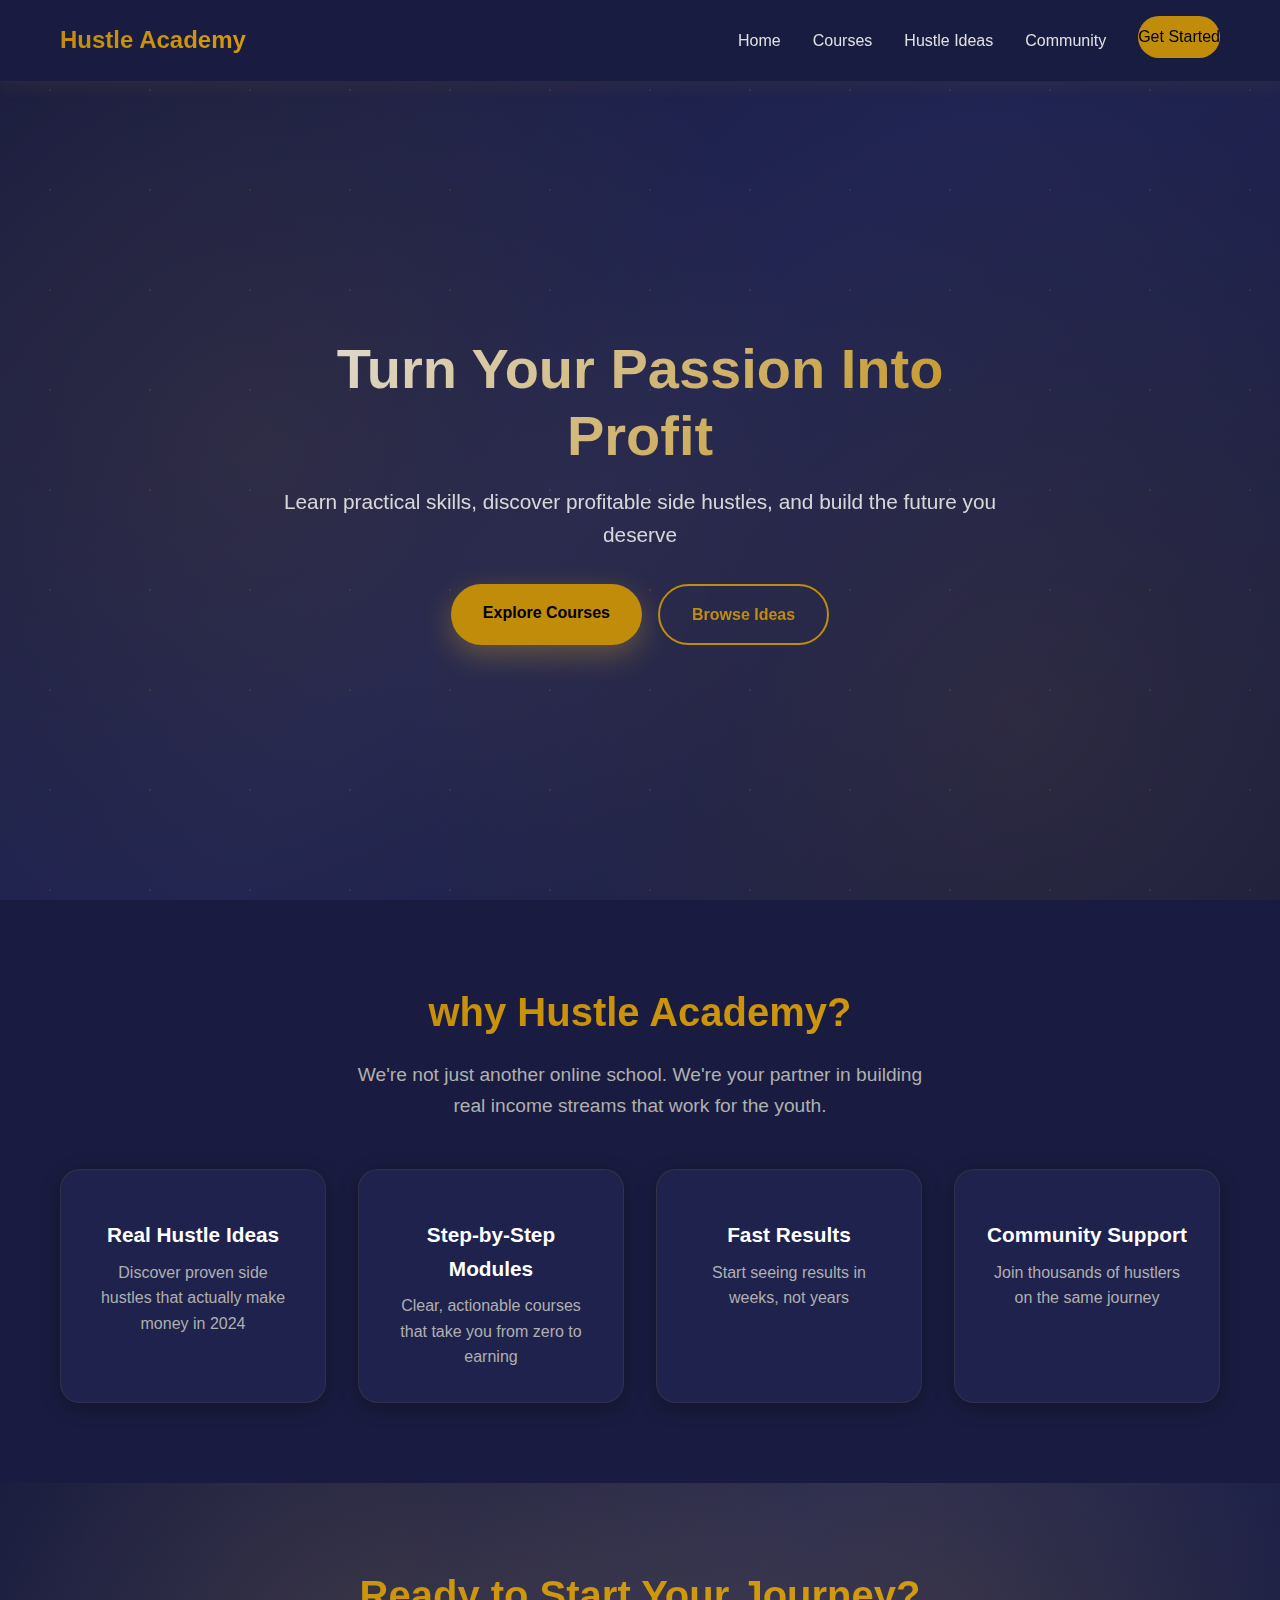
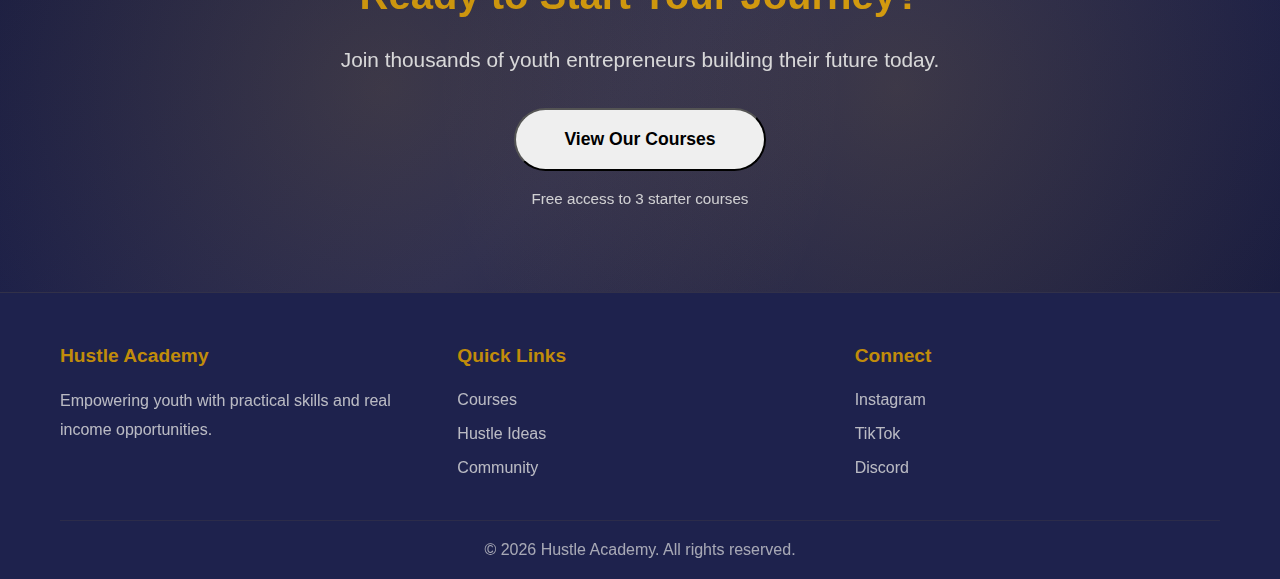
<file: index.html>
<!DOCTYPE html>
<html lang="en">
<head>
    <meta charset="UTF-8">
    <meta name="viewport" content="width=device-width, initial-scale=1.0">
    <title>Hustle Academy - Turn Your Passion Into Profit</title>
    <link rel="stylesheet" href="style.css">
</head>
<body>
   <!-- Refined Navigation Bar -->
<nav class="navbar">
    <div class="nav-container">
        <!-- Logo -->
        <a href="mainplug.html" class="logo">Hustle Academy</a>
        
        <!-- Mobile Menu Toggle -->
        <button class="mobile-menu-toggle" id="mobileMenuToggle" aria-label="Toggle navigation menu">
            <span></span>
            <span></span>
            <span></span>
        </button>
        
        <!-- Navigation Menu -->
        <ul class="nav-menu" id="navMenu">
            <li><a href="mainplug.html">Home</a></li>
            <li><a href="courses.html">Courses</a></li>
            <li><a href="ideas.html">Hustle Ideas</a></li>
            <li><a href="community.html">Community</a></li>
            <li class="nav-cta"><a href="auth.html" class="cta-btn">Get Started</a></li>
        </ul>
        
        <!-- User Profile (hidden by default, shown when logged in) -->
        <div class="user-profile" id="userProfile" style="display: none;">
            <button class="profile-btn" id="profileBtn" aria-label="User menu">
                <span id="userInitials">JD</span>
            </button>
            <div class="profile-menu" id="profileMenu">
                <div class="profile-header">
                    <div class="profile-avatar">
                        <span id="profileInitials">JD</span>
                    </div>
                    <div class="profile-info">
                        <strong id="profileName">John Doe</strong>
                        <span id="profileEmail">john@email.com</span>
                    </div>
                </div>
                <div class="profile-divider"></div>
                <nav class="profile-links">
                    <a href="dashboard.html">
                        <svg width="20" height="20" viewBox="0 0 24 24" fill="none" stroke="currentColor" stroke-width="2">
                            <rect x="3" y="3" width="7" height="7"></rect>
                            <rect x="14" y="3" width="7" height="7"></rect>
                            <rect x="14" y="14" width="7" height="7"></rect>
                            <rect x="3" y="14" width="7" height="7"></rect>
                        </svg>
                        Dashboard
                    </a>
                    <a href="my-courses.html">
                        <svg width="20" height="20" viewBox="0 0 24 24" fill="none" stroke="currentColor" stroke-width="2">
                            <path d="M2 3h6a4 4 0 0 1 4 4v14a3 3 0 0 0-3-3H2z"></path>
                            <path d="M22 3h-6a4 4 0 0 0-4 4v14a3 3 0 0 1 3-3h7z"></path>
                        </svg>
                        My Courses
                    </a>
                    <a href="settings.html">
                        <svg width="20" height="20" viewBox="0 0 24 24" fill="none" stroke="currentColor" stroke-width="2">
                            <circle cx="12" cy="12" r="3"></circle>
                            <path d="M12 1v6m0 6v6m5.2-14.2l-4.3 4.3m-1.8 1.8l-4.3 4.3M23 12h-6m-6 0H1m14.2 5.2l-4.3-4.3m-1.8-1.8l-4.3-4.3"></path>
                        </svg>
                        Settings
                    </a>
                </nav>
                <div class="profile-divider"></div>
                <button class="logout-btn" id="logoutBtn">
                    <svg width="20" height="20" viewBox="0 0 24 24" fill="none" stroke="currentColor" stroke-width="2">
                        <path d="M9 21H5a2 2 0 0 1-2-2V5a2 2 0 0 1 2-2h4"></path>
                        <polyline points="16 17 21 12 16 7"></polyline>
                        <line x1="21" y1="12" x2="9" y2="12"></line>
                    </svg>
                    Logout
                </button>
            </div>
        </div>
    </div>
</nav>

<!-- JavaScript for Navbar Functionality -->
<script>
// Mobile Menu Toggle
const mobileMenuToggle = document.getElementById('mobileMenuToggle');
const navMenu = document.getElementById('navMenu');
const body = document.body;

mobileMenuToggle.addEventListener('click', () => {
    mobileMenuToggle.classList.toggle('active');
    navMenu.classList.toggle('active');
    body.classList.toggle('menu-open');
});

// Close menu when clicking outside
document.addEventListener('click', (e) => {
    if (!e.target.closest('.navbar') && navMenu.classList.contains('active')) {
        mobileMenuToggle.classList.remove('active');
        navMenu.classList.remove('active');
        body.classList.remove('menu-open');
    }
});

// Close menu when clicking on a link
navMenu.querySelectorAll('a').forEach(link => {
    link.addEventListener('click', () => {
        mobileMenuToggle.classList.remove('active');
        navMenu.classList.remove('active');
        body.classList.remove('menu-open');
    });
});

// Profile Menu Toggle
const profileBtn = document.getElementById('profileBtn');
const profileMenu = document.getElementById('profileMenu');

if (profileBtn) {
    profileBtn.addEventListener('click', (e) => {
        e.stopPropagation();
        profileMenu.classList.toggle('show');
    });
    
    // Close profile menu when clicking outside
    document.addEventListener('click', (e) => {
        if (!e.target.closest('.user-profile')) {
            profileMenu.classList.remove('show');
        }
    });
}

// Logout Handler
const logoutBtn = document.getElementById('logoutBtn');
if (logoutBtn) {
    logoutBtn.addEventListener('click', () => {
        // Add your logout logic here
        localStorage.removeItem('user');
        window.location.href = 'mainplug.html';
    });
}

// Navbar scroll effect
let lastScroll = 0;
const navbar = document.querySelector('.navbar');

window.addEventListener('scroll', () => {
    const currentScroll = window.pageYOffset;
    
    if (currentScroll <= 0) {
        navbar.classList.remove('scroll-up');
        return;
    }
    
    if (currentScroll > lastScroll && !navbar.classList.contains('scroll-down')) {
        // Scrolling down
        navbar.classList.remove('scroll-up');
        navbar.classList.add('scroll-down');
    } else if (currentScroll < lastScroll && navbar.classList.contains('scroll-down')) {
        // Scrolling up
        navbar.classList.remove('scroll-down');
        navbar.classList.add('scroll-up');
    }
    lastScroll = currentScroll;
});
</script>

    <header class="hero">
        <div class="hero-content">
            <h1>Turn Your Passion Into Profit</h1>
            <p class="hero-subtitle">Learn practical skills, discover profitable side hustles, and build the future you deserve</p>
            <div class="hero-cta">
                <a href="courses.html" class="btn btn-primary">Explore Courses</a>
                <a href="ideas.html" class="btn btn-secondary">Browse Ideas</a>
            </div>
        </div>
    </header>

    <main>
        <section class="section about">
            <div class="container">
                <h2>why Hustle Academy?</h2>
                <p class="section-intro">We're not just another online school. We're your partner in building real income streams that work for the youth.</p>
                <div class="features-grid">
                    <div class="feature-card">
                        <div class="icon"><i class='bxrds  bx-light-bulb-on'></i> </div>
                        <h3>Real Hustle Ideas</h3>
                        <p>Discover proven side hustles that actually make money in 2024</p>
                    </div>
                    <div class="feature-card">
                        <div class="icon"></div>
                        <h3>Step-by-Step Modules</h3>
                        <p>Clear, actionable courses that take you from zero to earning</p>
                    </div>
                    <div class="feature-card">
                        <div class="icon"><i class='bxrds  bx-rocket'></i> </div>
                        <h3>Fast Results</h3>
                        <p>Start seeing results in weeks, not years</p>
                    </div>
                    <div class="feature-card">
                        <div class="icon"><i class='bxr  bx-community'></i></div>
                        <h3>Community Support</h3>
                        <p>Join thousands of hustlers on the same journey</p>
                    </div>
                </div>
            </div>
        </section>

        <section class="section cta-section">
            <div class="container">
                <h2>Ready to Start Your Journey?</h2>
                <p class="cta-text">Join thousands of youth entrepreneurs building their future today.</p>
                <button onclick="window.location.href='courses.html'" class="btn btn-large">View Our Courses</button>
                <p class="cta-subtext">Free access to 3 starter courses</p>
            </div>
        </section>
    </main>

    <footer>
        <div class="container">
            <div class="footer-content">
                <div class="footer-column">
                    <h4>Hustle Academy</h4>
                    <p>Empowering youth with practical skills and real income opportunities.</p>
                </div>
                <div class="footer-column">
                    <h4>Quick Links</h4>
                    <ul>
                        <li><a href="courses.html">Courses</a></li>
                        <li><a href="ideas.html">Hustle Ideas</a></li>
                        <li><a href="community.html">Community</a></li>
                    </ul>
                </div>
                <div class="footer-column">
                    <h4>Connect</h4>
                    <ul>
                        <li><a href="#">Instagram</a></li>
                        <li><a href="#">TikTok</a></li>
                        <li><a href="#">Discord</a></li>
                    </ul>
                </div>
            </div>
            <div class="footer-bottom">
                <p>&copy; <span id="current-year"></span> Hustle Academy. All rights reserved.</p>
                <script>
                    document.getElementById('current-year').textContent = new Date().getFullYear();
                    </script>
            </div>
        </div>
    </footer>
</body>
</html>
</file>
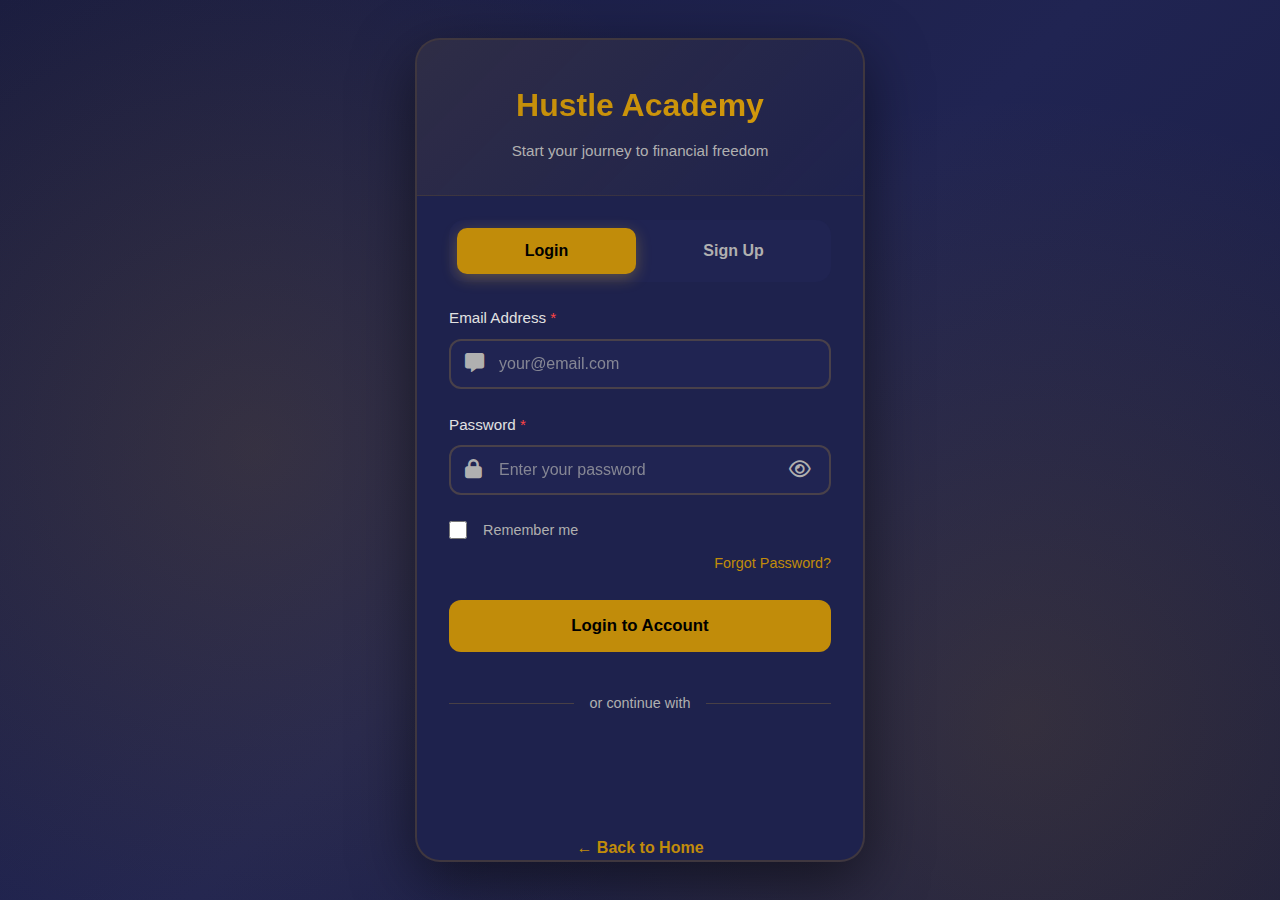
<file: auth.html>
<!DOCTYPE html>
<html lang="en">
<head>
    <meta charset="UTF-8">
    <meta name="viewport" content="width=device-width, initial-scale=1.0">
    <title>Login / Sign Up - Hustle Academy</title>
    <link rel="stylesheet" href="style.css">
     <link rel="stylesheet" href="https://cdnjs.cloudflare.com/ajax/libs/font-awesome/6.0.0-beta3/css/all.min.css">
    
    <!-- Google Sign-In Library -->
    <script src="https://accounts.google.com/gsi/client" async defer></script>
</head>
<body>
    <div class="auth-page">
        <div class="auth-container">
            <div class="auth-header">
                <div class="auth-logo">Hustle Academy</div>
                <p class="auth-subtitle">Start your journey to financial freedom</p>
            </div>

            <div class="auth-tabs">
                <button class="auth-tab active" onclick="switchTab('login')">Login</button>
                <button class="auth-tab" onclick="switchTab('signup')">Sign Up</button>
            </div>

            <div class="auth-forms">
                <!-- Login Form -->
                <form id="loginForm" class="auth-form active" onsubmit="handleLogin(event)">
                    <div class="error-message" id="loginError"></div>
                    <div class="success-message" id="loginSuccess"></div>

                    <div class="form-group">
                        <label for="loginEmail">Email Address <span>*</span></label>
                        <div class="input-wrapper">
                            <span class="input-icon"><i class="fa-solid fa-message"></i></span>
                            <input 
                                type="email" 
                                id="loginEmail" 
                                placeholder="your@email.com" 
                                required
                            >
                        </div>
                    </div>

                    <div class="form-group">
                        <label for="loginPassword">Password <span>*</span></label>
                        <div class="input-wrapper">
                            <span class="input-icon"><i class="fa-solid fa-lock"></i></span>
                            <input 
                                type="password" 
                                id="loginPassword" 
                                placeholder="Enter your password" 
                                required
                            >
                            <button type="button" class="password-toggle" onclick="togglePassword('loginPassword')">
                                <i class="fa-regular fa-eye"></i>
                            </button>
                        </div>
                    </div>

                    <div class="checkbox-group">
                        <input type="checkbox" id="rememberMe">
                        <label for="rememberMe">Remember me</label>
                    </div>

                    <div class="forgot-password">
                        <a href="#" onclick="alert('Password reset feature coming soon!'); return false;">Forgot Password?</a>
                    </div>

                    <button type="submit" class="submit-btn">
                        <span>Login to Account</span>
                    </button>

                    <div class="divider">
                        <span>or continue with</span>
                    </div>

                    <div class="social-login">
                        <!-- Google Sign-In Button -->
                        <div id="g_id_onload"
                             data-client_id="658690157307-uh9i796tga2d7plnfsfkmfl79515uevl.apps.googleusercontent.com"
                             data-context="signin"
                             data-ux_mode="popup"
                             data-callback="handleGoogleSignIn"
                             data-auto_prompt="false">
                        </div>
                        
                        <div class="google-signin-wrapper">
                            <div class="g_id_signin"
                                 data-type="standard"
                                 data-shape="rectangular"
                                 data-theme="filled_black"
                                 data-text="signin_with"
                                 data-size="large"
                                 data-logo_alignment="left"
                                 data-width="350">
                            </div>
                        </div>
                    </div>
                </form>

                <!-- Signup Form -->
                <form id="signupForm" class="auth-form" onsubmit="handleSignup(event)">
                    <div class="error-message" id="signupError"></div>
                    <div class="success-message" id="signupSuccess"></div>

                    <div class="form-group">
                        <label for="signupName">Full Name <span>*</span></label>
                        <div class="input-wrapper">
                            <span class="input-icon"><i class="fa-solid fa-person-dots-from-line"></i></span>
                            <input 
                                type="text" 
                                id="signupName" 
                                placeholder="" 
                                required
                            >
                        </div>
                    </div>

                    <div class="form-group">
                        <label for="signupEmail">Email Address <span>*</span></label>
                        <div class="input-wrapper">
                            <span class="input-icon"></span>
                            <input 
                                type="email" 
                                id="signupEmail" 
                                placeholder="" 
                                required
                            >
                        </div>
                    </div>

                    <div class="form-group">
                        <label for="signupPassword">Password <span>*</span></label>
                        <div class="input-wrapper">
                            <span class="input-icon"><i class="fa-solid fa-lock"></i></span>
                            <input 
                                type="password" 
                                id="signupPassword" 
                                placeholder="Create a strong password" 
                                required
                                minlength="6"
                            >
                            <button type="button" class="password-toggle" onclick="togglePassword('signupPassword')">
                                👁️
                            </button>
                        </div>
                    </div>

                    <div class="form-group">
                        <label for="confirmPassword">Confirm Password <span>*</span></label>
                        <div class="input-wrapper">
                            <span class="input-icon"><i class="fa-solid fa-lock"></i></span>
                            <input 
                                type="password" 
                                id="confirmPassword" 
                                placeholder="Confirm your password" 
                                required
                            >
                            <button type="button" class="password-toggle" onclick="togglePassword('confirmPassword')">
                                👁️
                            </button>
                        </div>
                    </div>

                    <div class="checkbox-group">
                        <input type="checkbox" id="agreeTerms" required>
                        <label for="agreeTerms">I agree to the Terms & Conditions</label>
                    </div>

                    <button type="submit" class="submit-btn">
                        <span>Create Account</span>
                    </button>

                    <div class="divider">
                        <span>or sign up with</span>
                    </div>

                    <div class="social-login">
                        <!-- Google Sign-In Button for Signup -->
                        <div class="google-signin-wrapper">
                            <div class="g_id_signin"
                                 data-type="standard"
                                 data-shape="rectangular"
                                 data-theme="filled_black"
                                 data-text="signup_with"
                                 data-size="large"
                                 data-logo_alignment="left"
                                 data-width="350">
                            </div>
                        </div>
                    </div>
                </form>
            </div>

            <div class="back-home">
                <a href="mainplug.html">← Back to Home</a>
            </div>
        </div>
    </div>

    <script>
        // IMPORTANT: Replace with your actual Google Client ID
        const GOOGLE_CLIENT_ID = '658690157307-uh9i796tga2d7plnfsfkmfl79515uevl.apps.googleusercontent.com';

        // Tab Switching
        function switchTab(tab) {
            const tabs = document.querySelectorAll('.auth-tab');
            const forms = document.querySelectorAll('.auth-form');
            
            tabs.forEach(t => t.classList.remove('active'));
            forms.forEach(f => f.classList.remove('active'));
            
            if (tab === 'login') {
                tabs[0].classList.add('active');
                document.getElementById('loginForm').classList.add('active');
            } else {
                tabs[1].classList.add('active');
                document.getElementById('signupForm').classList.add('active');
            }
            
            clearMessages();
        }

        // Password Toggle
        function togglePassword(inputId) {
            const input = document.getElementById(inputId);
            const button = input.nextElementSibling;
            
            if (input.type === 'password') {
                input.type = 'text';
                button.innerHTML = '<i class="fa-regular fa-eye-slash"></i>';
            } else {
                input.type = 'password';
                button.innerHTML = '<i class="fa-regular fa-eye"></i>';
            }
        }

        // Clear Messages
        function clearMessages() {
            const messages = document.querySelectorAll('.error-message, .success-message');
            messages.forEach(msg => {
                msg.style.display = 'none';
                msg.textContent = '';
            });
        }

        // Show Message
        function showMessage(type, message, formType) {
            const messageEl = document.getElementById(`${formType}${type === 'error' ? 'Error' : 'Success'}`);
            messageEl.textContent = message;
            messageEl.style.display = 'block';
            
            setTimeout(() => {
                messageEl.style.display = 'none';
            }, 5000);
        }

        // Handle Login
        function handleLogin(event) {
            event.preventDefault();
            clearMessages();
            
            const email = document.getElementById('loginEmail').value;
            const password = document.getElementById('loginPassword').value;
            const rememberMe = document.getElementById('rememberMe').checked;
            
            if (!email || !password) {
                showMessage('error', 'Please fill in all fields', 'login');
                return;
            }
            
            const userData = {
                name: email.split('@')[0],
                email: email,
                loggedIn: true,
                loginMethod: 'email',
                loginDate: new Date().toISOString()
            };
            
            localStorage.setItem('user', JSON.stringify(userData));
            showMessage('success', 'Login successful! Redirecting...', 'login');
            
            setTimeout(() => {
                window.location.href = 'dashboard.html';
            }, 1500);
        }

        // Handle Signup
        function handleSignup(event) {
            event.preventDefault();
            clearMessages();
            
            const name = document.getElementById('signupName').value;
            const email = document.getElementById('signupEmail').value;
            const password = document.getElementById('signupPassword').value;
            const confirmPassword = document.getElementById('confirmPassword').value;
            const agreeTerms = document.getElementById('agreeTerms').checked;
            
            if (!name || !email || !password || !confirmPassword) {
                showMessage('error', 'Please fill in all fields', 'signup');
                return;
            }
            
            if (password.length < 6) {
                showMessage('error', 'Password must be at least 6 characters', 'signup');
                return;
            }
            
            if (password !== confirmPassword) {
                showMessage('error', 'Passwords do not match', 'signup');
                return;
            }
            
            if (!agreeTerms) {
                showMessage('error', 'Please agree to the Terms & Conditions', 'signup');
                return;
            }
            
            const userData = {
                name: name,
                email: email,
                loggedIn: true,
                loginMethod: 'email',
                signupDate: new Date().toISOString()
            };
            
            localStorage.setItem('user', JSON.stringify(userData));
            showMessage('success', 'Account created successfully! Redirecting...', 'signup');
            
            setTimeout(() => {
                window.location.href = 'dashboard.html';
            }, 1500);
        }

        // Google Sign-In Callback Handler
        function handleGoogleSignIn(response) {
            try {
                // Decode JWT token
                const responsePayload = parseJwt(response.credential);
                
                console.log('Google Sign-In Success:');
                console.log('- User ID:', responsePayload.sub);
                console.log('- Name:', responsePayload.name);
                console.log('- Email:', responsePayload.email);
                console.log('- Picture:', responsePayload.picture);
                
                // Create user object
                const userData = {
                    id: responsePayload.sub,
                    name: responsePayload.name,
                    email: responsePayload.email,
                    picture: responsePayload.picture,
                    loggedIn: true,
                    loginMethod: 'google',
                    loginDate: new Date().toISOString()
                };
                
                // Store user data
                localStorage.setItem('user', JSON.stringify(userData));
                
                // Show success message
                const currentForm = document.querySelector('.auth-form.active').id === 'loginForm' ? 'login' : 'signup';
                showMessage('success', 'Google Sign-In successful! Redirecting...', currentForm);
                
                // Redirect to dashboard
                setTimeout(() => {
                    window.location.href = 'dashboard.html';
                }, 1500);
                
            } catch (error) {
                console.error('Google Sign-In Error:', error);
                showMessage('error', 'Google Sign-In failed. Please try again.', 'login');
            }
        }

        // Helper function to decode JWT
        function parseJwt(token) {
            const base64Url = token.split('.')[1];
            const base64 = base64Url.replace(/-/g, '+').replace(/_/g, '/');
            const jsonPayload = decodeURIComponent(
                atob(base64)
                    .split('')
                    .map(c => '%' + ('00' + c.charCodeAt(0).toString(16)).slice(-2))
                    .join('')
            );
            return JSON.parse(jsonPayload);
        }

        // Check if user is already logged in
        window.addEventListener('DOMContentLoaded', () => {
            const user = localStorage.getItem('user');
            if (user) {
                const userData = JSON.parse(user);
                if (userData.loggedIn) {
                    window.location.href = 'dashboard.html';
                }
            }
        });
    </script>
</body>
</html>
</file>
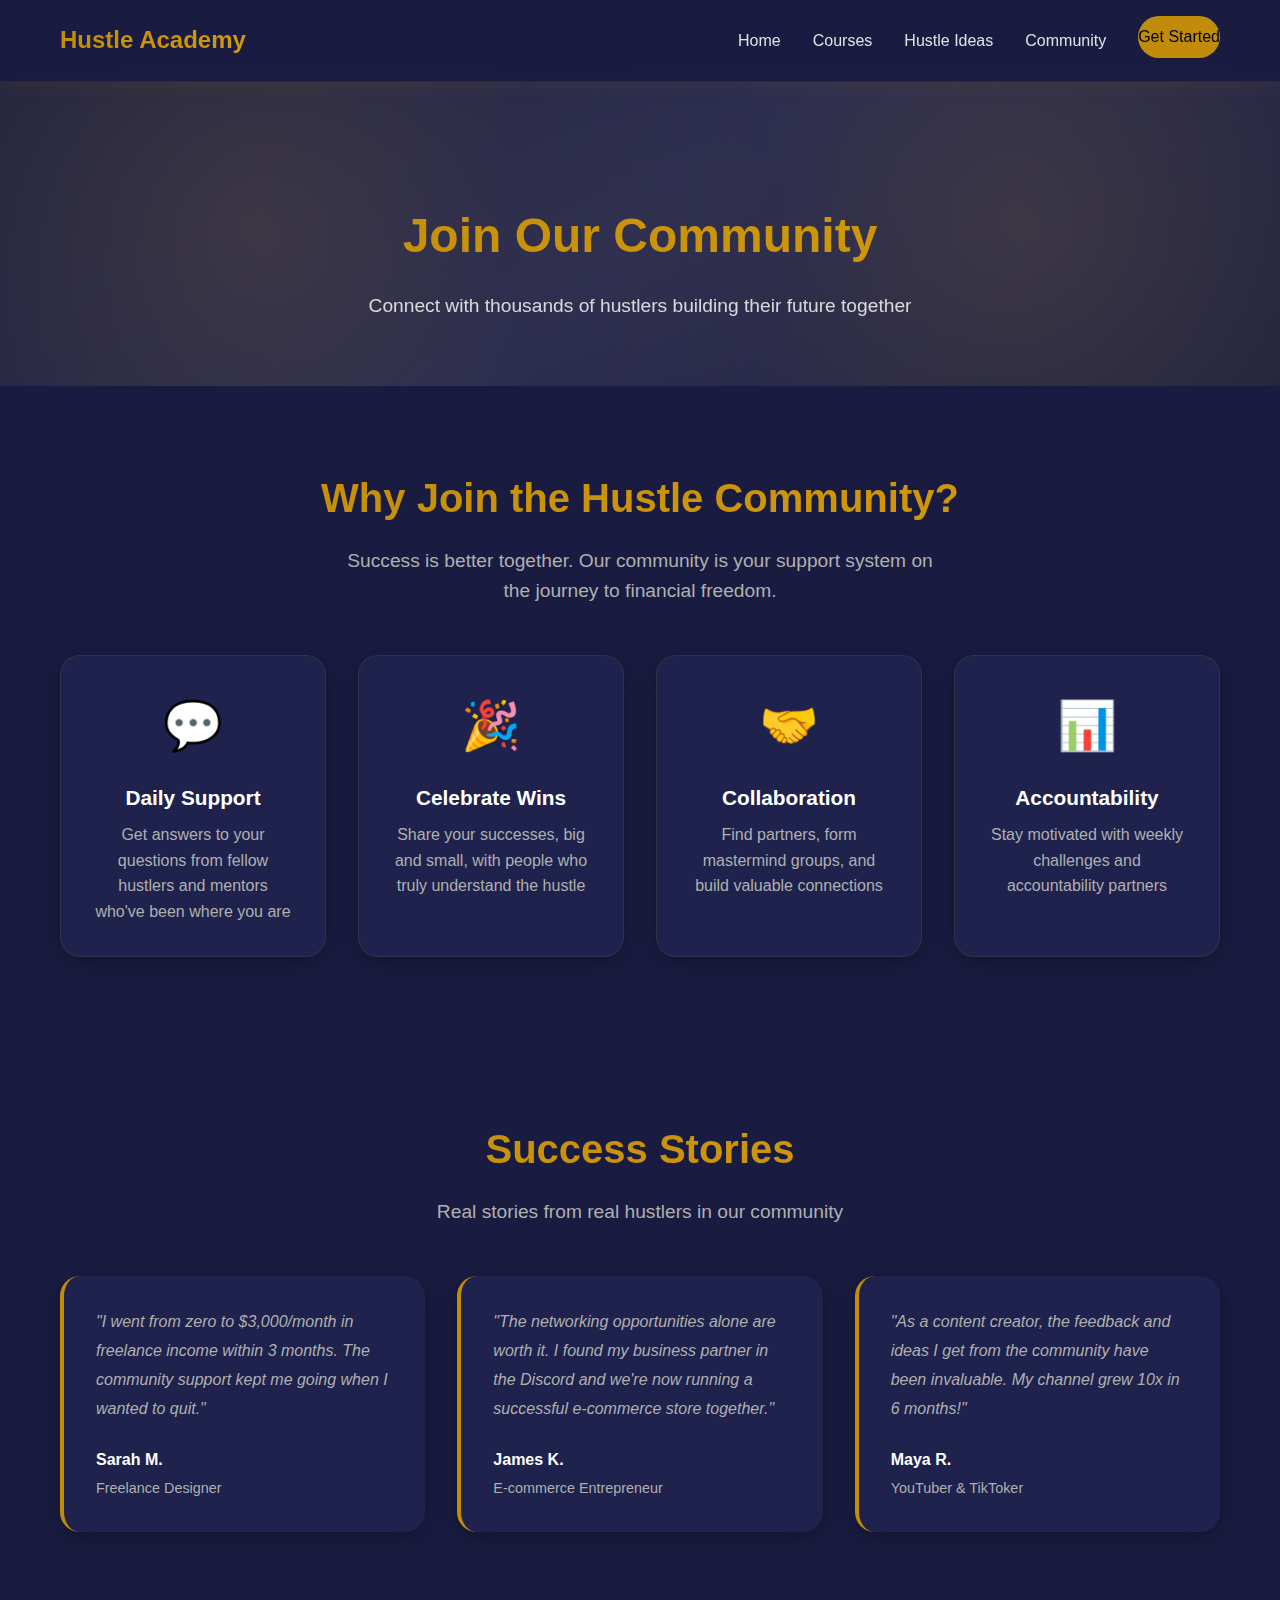
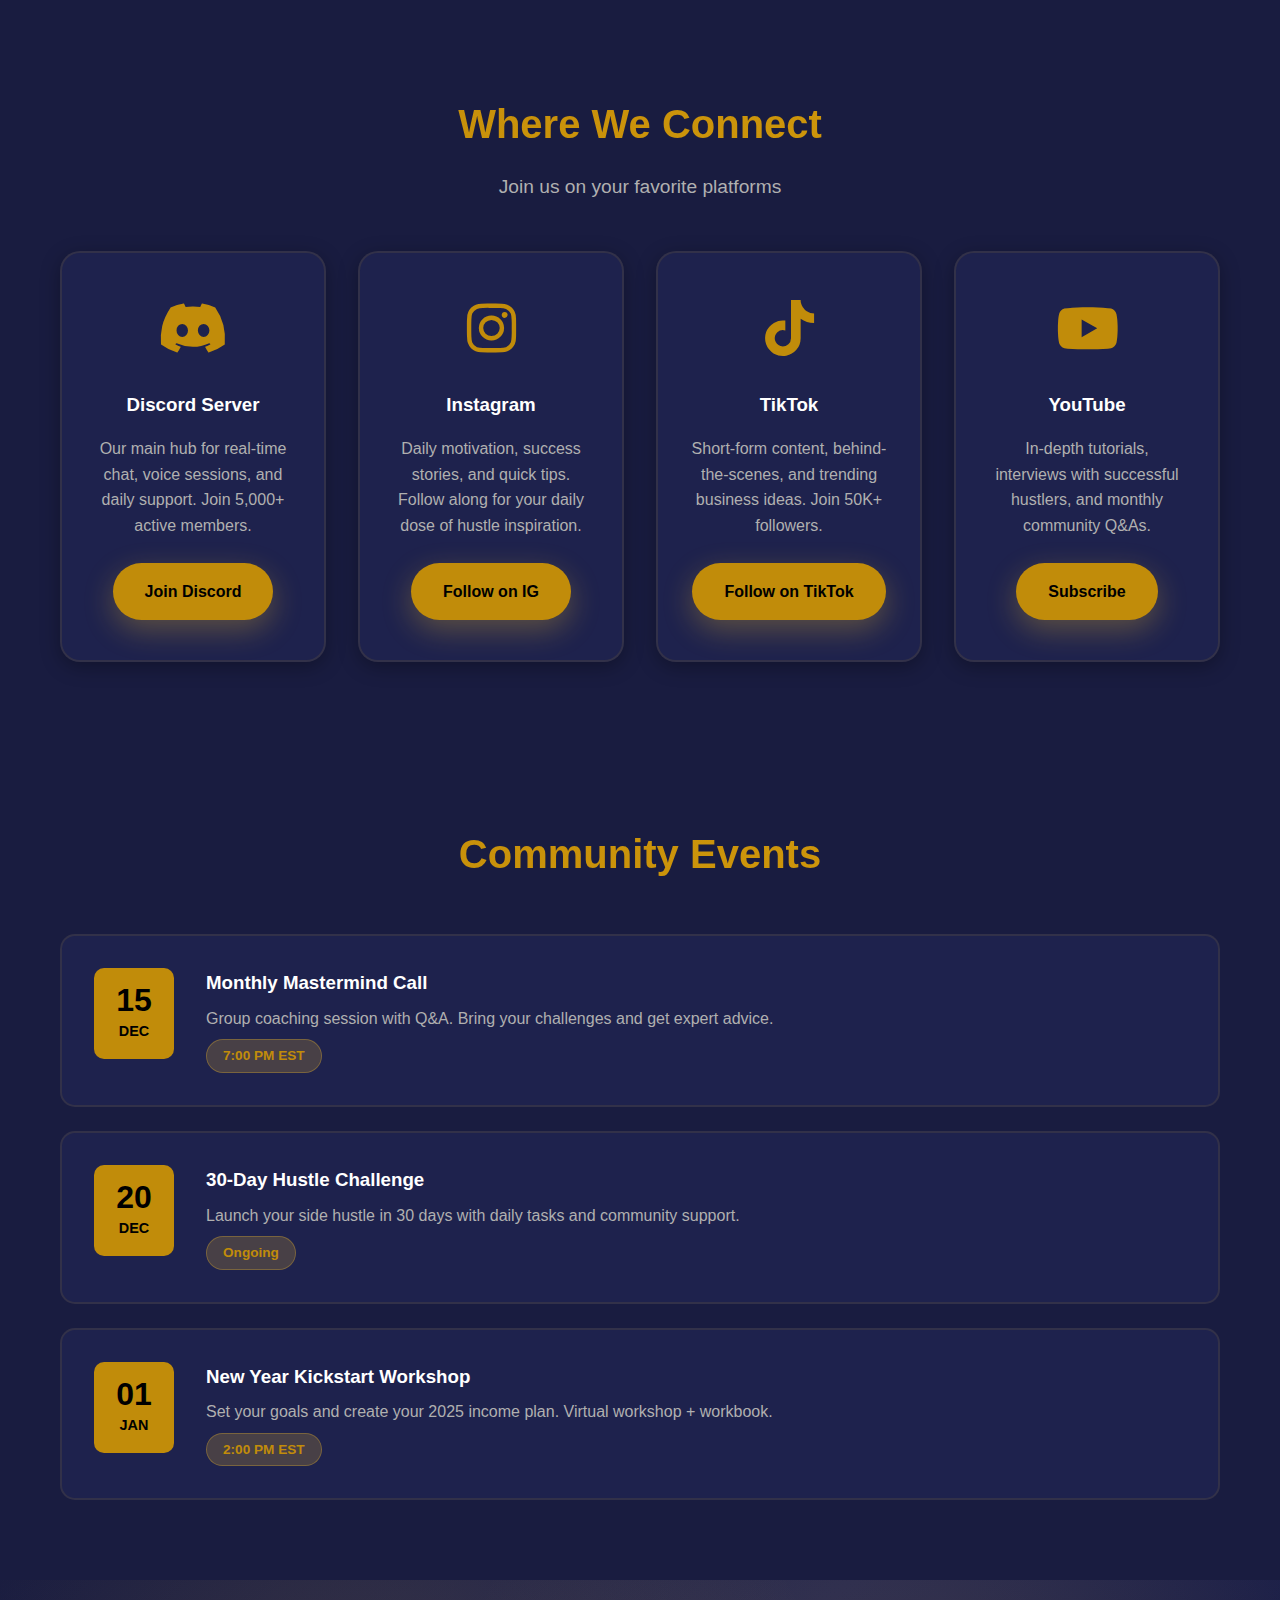
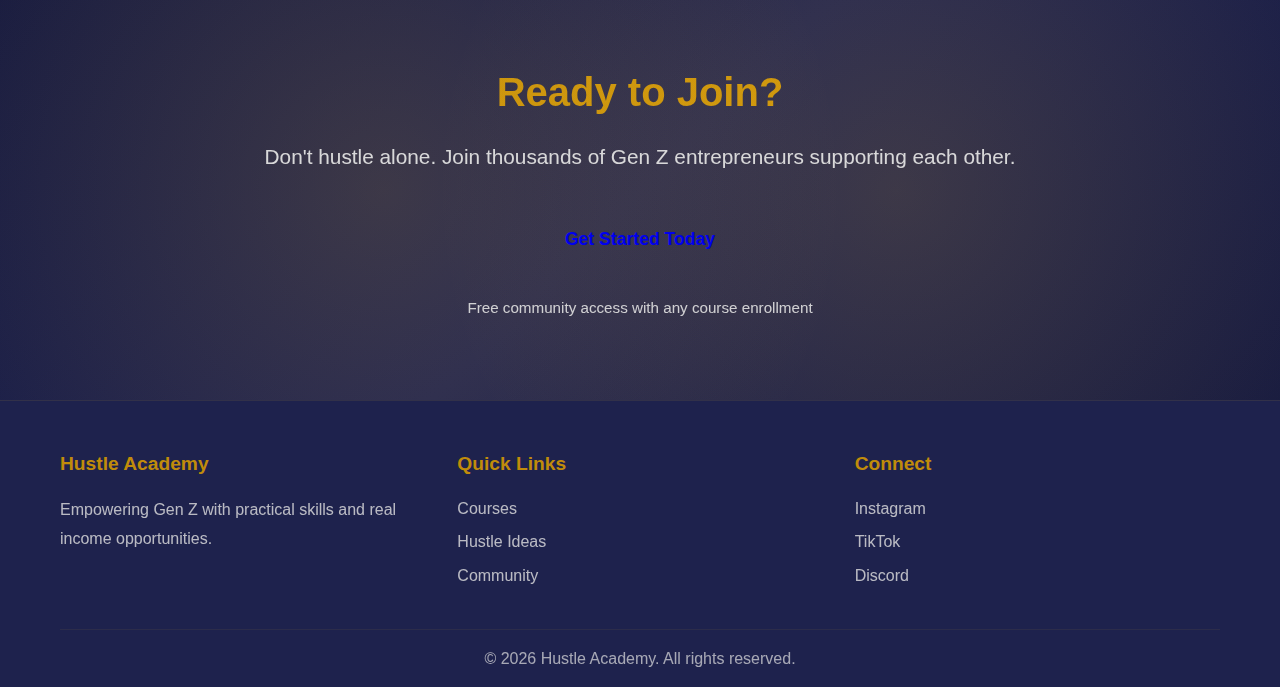
<file: community.html>
<!DOCTYPE html>
<html lang="en">
<head>
    <meta charset="UTF-8">
    <meta name="viewport" content="width=device-width, initial-scale=1.0">
    <title>Community - Hustle Academy</title>
    <link rel="stylesheet" href="style.css">
    <link rel="stylesheet" href="https://cdnjs.cloudflare.com/ajax/libs/font-awesome/6.0.0-beta3/css/all.min.css">
</head>
<body>
    <nav class="navbar">
        <div class="nav-container">
            <div class="logo">Hustle Academy</div>
            <ul class="nav-menu">
                <li><a href="index.html">Home</a></li>
                <li><a href="courses.html">Courses</a></li>
                <li><a href="ideas.html">Hustle Ideas</a></li>
                <li><a href="community.html">Community</a></li>
                <li><a href="contact.html" class="cta-btn">Get Started</a></li>
            </ul>
        </div>
    </nav>

    <header class="page-header">
        <div class="container">
            <h1>Join Our Community</h1>
            <p>Connect with thousands of hustlers building their future together</p>
        </div>
    </header>

    <main>
        <section class="section">
            <div class="container">
                <h2>Why Join the Hustle Community?</h2>
                <p class="section-intro">Success is better together. Our community is your support system on the journey to financial freedom.</p>
                <div class="features-grid">
                    <div class="feature-card">
                        <div class="icon">💬</div>
                        <h3>Daily Support</h3>
                        <p>Get answers to your questions from fellow hustlers and mentors who've been where you are</p>
                    </div>
                    <div class="feature-card">
                        <div class="icon">🎉</div>
                        <h3>Celebrate Wins</h3>
                        <p>Share your successes, big and small, with people who truly understand the hustle</p>
                    </div>
                    <div class="feature-card">
                        <div class="icon">🤝</div>
                        <h3>Collaboration</h3>
                        <p>Find partners, form mastermind groups, and build valuable connections</p>
                    </div>
                    <div class="feature-card">
                        <div class="icon">📊</div>
                        <h3>Accountability</h3>
                        <p>Stay motivated with weekly challenges and accountability partners</p>
                    </div>
                </div>
            </div>
        </section>

        <section class="section testimonials">
            <div class="container">
                <h2>Success Stories</h2>
                <p class="section-intro">Real stories from real hustlers in our community</p>
                <div class="testimonial-grid">
                    <div class="testimonial-card">
                        <p class="testimonial-text">"I went from zero to $3,000/month in freelance income within 3 months. The community support kept me going when I wanted to quit."</p>
                        <div class="testimonial-author">
                            <strong>Sarah M.</strong>
                            <span>Freelance Designer</span>
                        </div>
                    </div>
                    <div class="testimonial-card">
                        <p class="testimonial-text">"The networking opportunities alone are worth it. I found my business partner in the Discord and we're now running a successful e-commerce store together."</p>
                        <div class="testimonial-author">
                            <strong>James K.</strong>
                            <span>E-commerce Entrepreneur</span>
                        </div>
                    </div>
                    <div class="testimonial-card">
                        <p class="testimonial-text">"As a content creator, the feedback and ideas I get from the community have been invaluable. My channel grew 10x in 6 months!"</p>
                        <div class="testimonial-author">
                            <strong>Maya R.</strong>
                            <span>YouTuber & TikToker</span>
                        </div>
                    </div>
                </div>
            </div>
        </section>

        <section class="section community-platforms">
            <div class="container">
                <h2>Where We Connect</h2>
                <p class="section-intro">Join us on your favorite platforms</p>
                <div class="platform-grid">
                    <div class="platform-card">
                        <div class="platform-icon"><i class="fa-brands fa-discord"></i></div>
                        <h3>Discord Server</h3>
                        <p>Our main hub for real-time chat, voice sessions, and daily support. Join 5,000+ active members.</p>
                        <a href="#" class="btn btn-primary">Join Discord</a>
                    </div>
                    <div class="platform-card">
                        <div class="platform-icon"><i class="fa-brands fa-instagram"></i></div>
                        <h3>Instagram</h3>
                        <p>Daily motivation, success stories, and quick tips. Follow along for your daily dose of hustle inspiration.</p>
                        <a href="#" class="btn btn-primary">Follow on IG</a>
                    </div>
                    <div class="platform-card">
                        <div class="platform-icon"><i class="fa-brands fa-tiktok"></i></div>
                        <h3>TikTok</h3>
                        <p>Short-form content, behind-the-scenes, and trending business ideas. Join 50K+ followers.</p>
                        <a href="#" class="btn btn-primary">Follow on TikTok</a>
                    </div>
                    <div class="platform-card">
                        <div class="platform-icon"><i class="fa-brands fa-youtube"></i></div>
                        <h3>YouTube</h3>
                        <p>In-depth tutorials, interviews with successful hustlers, and monthly community Q&As.</p>
                        <a href="#" class="btn btn-primary">Subscribe</a>
                    </div>
                </div>
            </div>
        </section>

        <section class="section events-section">
            <div class="container">
                <h2>Community Events</h2>
                <div class="events-grid">
                    <div class="event-card">
                        <div class="event-date">
                            <span class="day">15</span>
                            <span class="month">DEC</span>
                        </div>
                        <div class="event-details">
                            <h3>Monthly Mastermind Call</h3>
                            <p>Group coaching session with Q&A. Bring your challenges and get expert advice.</p>
                            <span class="event-time">7:00 PM EST</span>
                        </div>
                    </div>
                    <div class="event-card">
                        <div class="event-date">
                            <span class="day">20</span>
                            <span class="month">DEC</span>
                        </div>
                        <div class="event-details">
                            <h3>30-Day Hustle Challenge</h3>
                            <p>Launch your side hustle in 30 days with daily tasks and community support.</p>
                            <span class="event-time">Ongoing</span>
                        </div>
                    </div>
                    <div class="event-card">
                        <div class="event-date">
                            <span class="day">01</span>
                            <span class="month">JAN</span>
                        </div>
                        <div class="event-details">
                            <h3>New Year Kickstart Workshop</h3>
                            <p>Set your goals and create your 2025 income plan. Virtual workshop + workbook.</p>
                            <span class="event-time">2:00 PM EST</span>
                        </div>
                    </div>
                </div>
            </div>
        </section>

        <section class="section cta-section">
            <div class="container">
                <h2>Ready to Join?</h2>
                <p class="cta-text">Don't hustle alone. Join thousands of Gen Z entrepreneurs supporting each other.</p>
                <a href="contact.html" class="btn btn-large">Get Started Today</a>
                <p class="cta-subtext">Free community access with any course enrollment</p>
            </div>
        </section>
    </main>

    <footer>
        <div class="container">
            <div class="footer-content">
                <div class="footer-column">
                    <h4>Hustle Academy</h4>
                    <p>Empowering Gen Z with practical skills and real income opportunities.</p>
                </div>
                <div class="footer-column">
                    <h4>Quick Links</h4>
                    <ul>
                        <li><a href="courses.html">Courses</a></li>
                        <li><a href="ideas.html">Hustle Ideas</a></li>
                        <li><a href="community.html">Community</a></li>
                    </ul>
                </div>
                <div class="footer-column">
                    <h4>Connect</h4>
                    <ul>
                        <li><a href="#">Instagram</a></li>
                        <li><a href="#">TikTok</a></li>
                        <li><a href="#">Discord</a></li>
                    </ul>
                </div>
            </div>
            <div class="footer-bottom">
                <p>&copy; <span id="current-year"></span> Hustle Academy. All rights reserved.</p>
                <script>
                    document.getElementById('current-year').textContent = new Date().getFullYear();
                    </script>
            </div>
        </div>
    </footer>
</body>
</html>
</file>
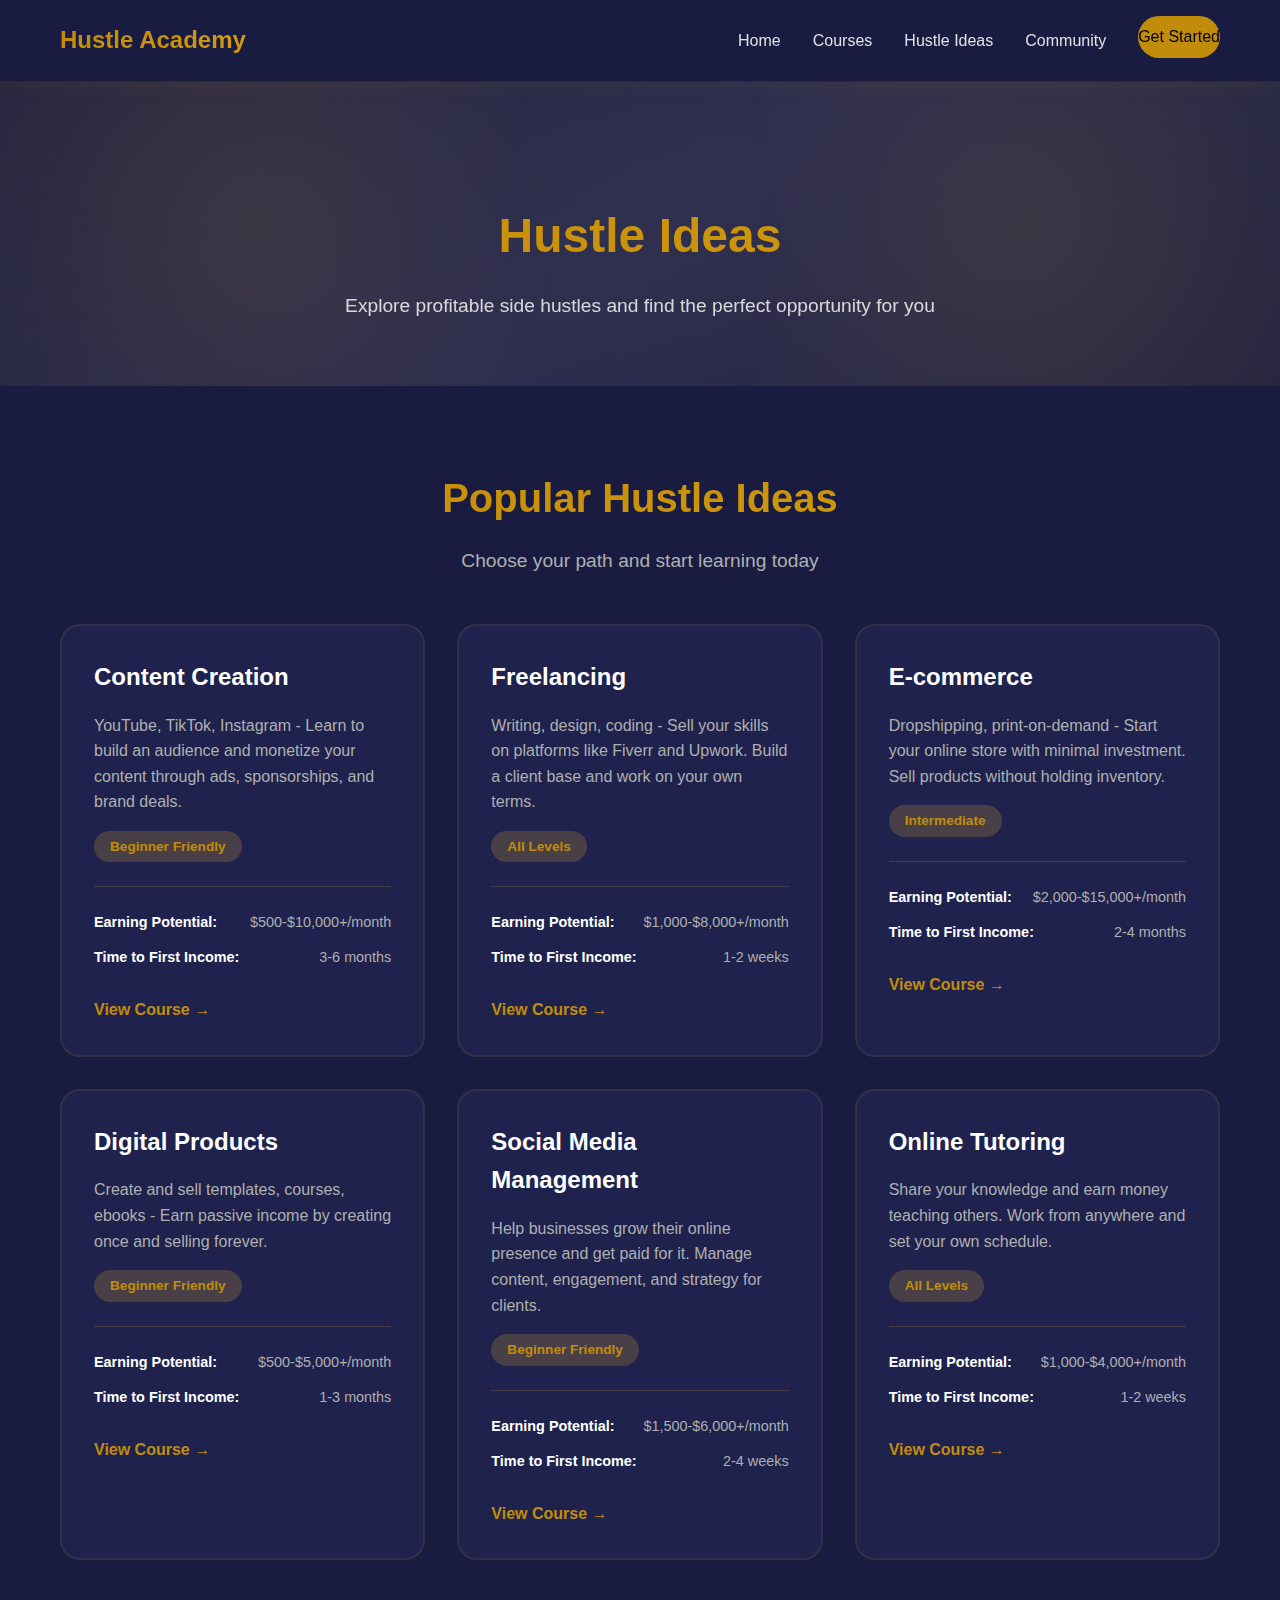
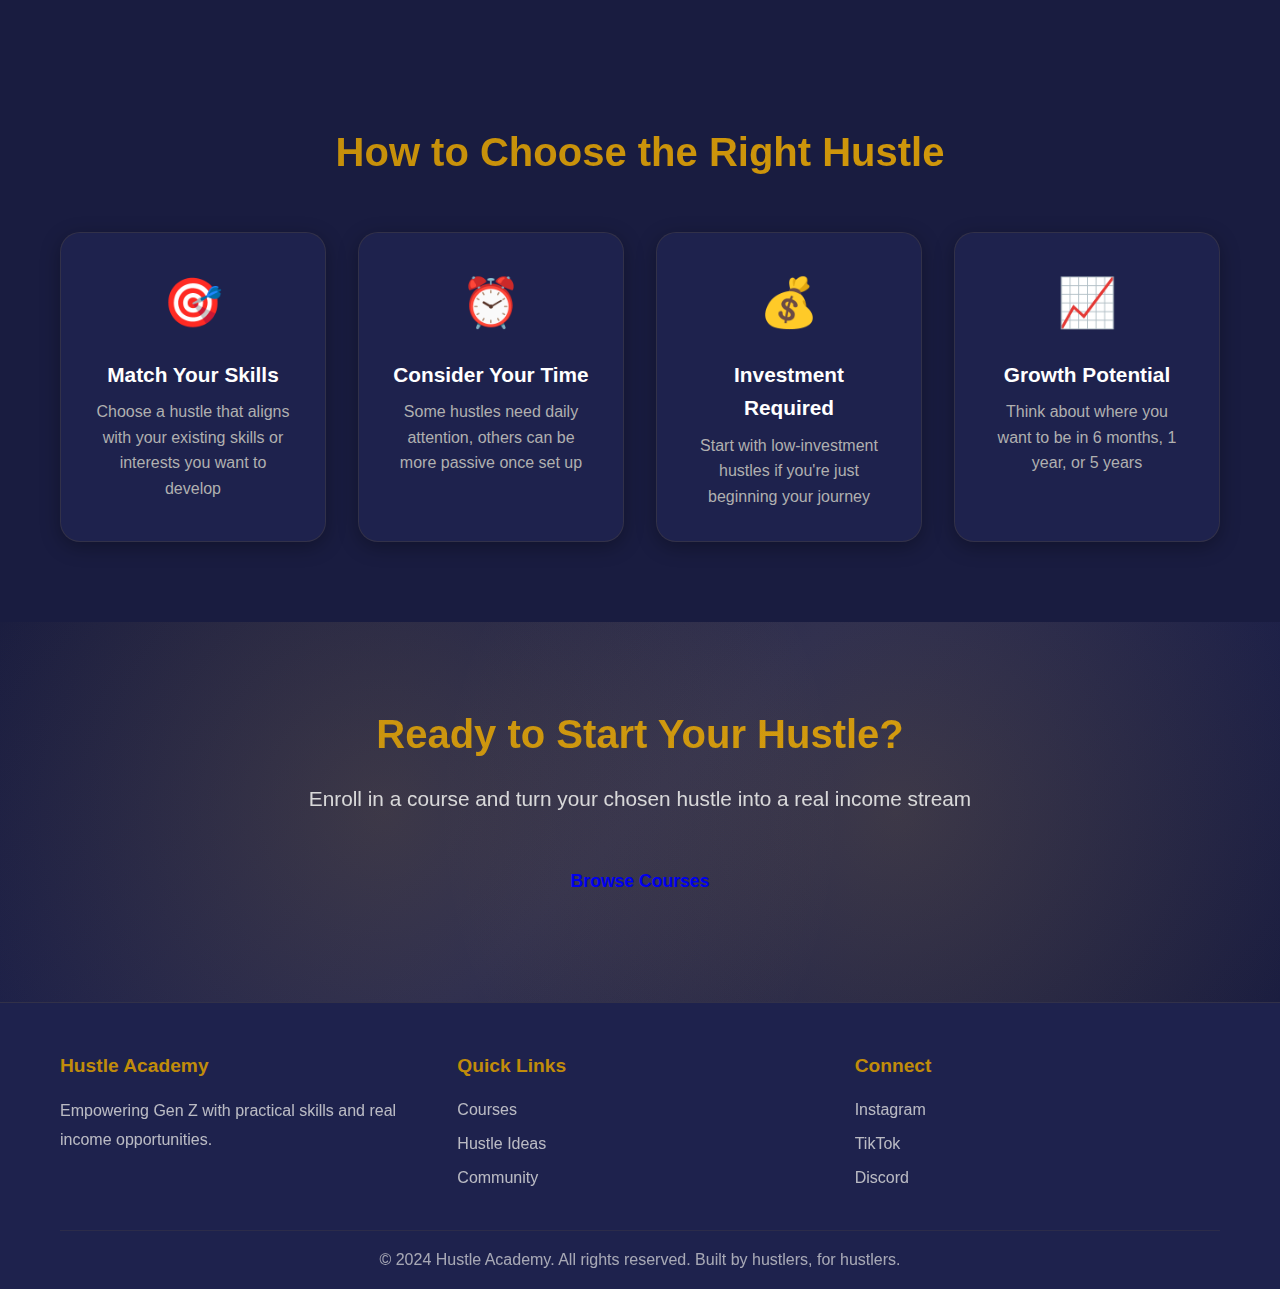
<file: contact.html>
<!DOCTYPE html>
<html lang="en">
<head>
    <meta charset="UTF-8">
    <meta name="viewport" content="width=device-width, initial-scale=1.0">
    <title>Hustle Ideas - Hustle Academy</title>
    <link rel="stylesheet" href="style.css">
</head>
<body>
    <nav class="navbar">
        <div class="nav-container">
            <div class="logo">Hustle Academy</div>
            <ul class="nav-menu">
                <li><a href="index.html">Home</a></li>
                <li><a href="courses.html">Courses</a></li>
                <li><a href="ideas.html">Hustle Ideas</a></li>
                <li><a href="community.html">Community</a></li>
                <li><a href="contact.html" class="cta-btn">Get Started</a></li>
            </ul>
        </div>
    </nav>

    <header class="page-header">
        <div class="container">
            <h1>Hustle Ideas</h1>
            <p>Explore profitable side hustles and find the perfect opportunity for you</p>
        </div>
    </header>

    <main>
        <section class="section hustle-ideas">
            <div class="container">
                <h2>Popular Hustle Ideas</h2>
                <p class="section-intro">Choose your path and start learning today</p>
                <div class="ideas-grid">
                    <div class="idea-card">
                        <h3>Content Creation</h3>
                        <p>YouTube, TikTok, Instagram - Learn to build an audience and monetize your content through ads, sponsorships, and brand deals.</p>
                        <span class="difficulty">Beginner Friendly</span>
                        <div class="idea-stats">
                            <div class="stat">
                                <strong>Earning Potential:</strong>
                                <span>$500-$10,000+/month</span>
                            </div>
                            <div class="stat">
                                <strong>Time to First Income:</strong>
                                <span>3-6 months</span>
                            </div>
                        </div>
                        <a href="courses.html" class="idea-link">View Course →</a>
                    </div>

                    <div class="idea-card">
                        <h3>Freelancing</h3>
                        <p>Writing, design, coding - Sell your skills on platforms like Fiverr and Upwork. Build a client base and work on your own terms.</p>
                        <span class="difficulty">All Levels</span>
                        <div class="idea-stats">
                            <div class="stat">
                                <strong>Earning Potential:</strong>
                                <span>$1,000-$8,000+/month</span>
                            </div>
                            <div class="stat">
                                <strong>Time to First Income:</strong>
                                <span>1-2 weeks</span>
                            </div>
                        </div>
                        <a href="courses.html" class="idea-link">View Course →</a>
                    </div>

                    <div class="idea-card">
                        <h3>E-commerce</h3>
                        <p>Dropshipping, print-on-demand - Start your online store with minimal investment. Sell products without holding inventory.</p>
                        <span class="difficulty">Intermediate</span>
                        <div class="idea-stats">
                            <div class="stat">
                                <strong>Earning Potential:</strong>
                                <span>$2,000-$15,000+/month</span>
                            </div>
                            <div class="stat">
                                <strong>Time to First Income:</strong>
                                <span>2-4 months</span>
                            </div>
                        </div>
                        <a href="courses.html" class="idea-link">View Course →</a>
                    </div>

                    <div class="idea-card">
                        <h3>Digital Products</h3>
                        <p>Create and sell templates, courses, ebooks - Earn passive income by creating once and selling forever.</p>
                        <span class="difficulty">Beginner Friendly</span>
                        <div class="idea-stats">
                            <div class="stat">
                                <strong>Earning Potential:</strong>
                                <span>$500-$5,000+/month</span>
                            </div>
                            <div class="stat">
                                <strong>Time to First Income:</strong>
                                <span>1-3 months</span>
                            </div>
                        </div>
                        <a href="courses.html" class="idea-link">View Course →</a>
                    </div>

                    <div class="idea-card">
                        <h3>Social Media Management</h3>
                        <p>Help businesses grow their online presence and get paid for it. Manage content, engagement, and strategy for clients.</p>
                        <span class="difficulty">Beginner Friendly</span>
                        <div class="idea-stats">
                            <div class="stat">
                                <strong>Earning Potential:</strong>
                                <span>$1,500-$6,000+/month</span>
                            </div>
                            <div class="stat">
                                <strong>Time to First Income:</strong>
                                <span>2-4 weeks</span>
                            </div>
                        </div>
                        <a href="courses.html" class="idea-link">View Course →</a>
                    </div>

                    <div class="idea-card">
                        <h3>Online Tutoring</h3>
                        <p>Share your knowledge and earn money teaching others. Work from anywhere and set your own schedule.</p>
                        <span class="difficulty">All Levels</span>
                        <div class="idea-stats">
                            <div class="stat">
                                <strong>Earning Potential:</strong>
                                <span>$1,000-$4,000+/month</span>
                            </div>
                            <div class="stat">
                                <strong>Time to First Income:</strong>
                                <span>1-2 weeks</span>
                            </div>
                        </div>
                        <a href="courses.html" class="idea-link">View Course →</a>
                    </div>
                </div>
            </div>
        </section>

        <section class="section">
            <div class="container">
                <h2>How to Choose the Right Hustle</h2>
                <div class="features-grid">
                    <div class="feature-card">
                        <div class="icon">🎯</div>
                        <h3>Match Your Skills</h3>
                        <p>Choose a hustle that aligns with your existing skills or interests you want to develop</p>
                    </div>
                    <div class="feature-card">
                        <div class="icon">⏰</div>
                        <h3>Consider Your Time</h3>
                        <p>Some hustles need daily attention, others can be more passive once set up</p>
                    </div>
                    <div class="feature-card">
                        <div class="icon">💰</div>
                        <h3>Investment Required</h3>
                        <p>Start with low-investment hustles if you're just beginning your journey</p>
                    </div>
                    <div class="feature-card">
                        <div class="icon">📈</div>
                        <h3>Growth Potential</h3>
                        <p>Think about where you want to be in 6 months, 1 year, or 5 years</p>
                    </div>
                </div>
            </div>
        </section>

        <section class="section cta-section">
            <div class="container">
                <h2>Ready to Start Your Hustle?</h2>
                <p class="cta-text">Enroll in a course and turn your chosen hustle into a real income stream</p>
                <a href="courses.html" class="btn btn-large">Browse Courses</a>
            </div>
        </section>
    </main>

    <footer>
        <div class="container">
            <div class="footer-content">
                <div class="footer-column">
                    <h4>Hustle Academy</h4>
                    <p>Empowering Gen Z with practical skills and real income opportunities.</p>
                </div>
                <div class="footer-column">
                    <h4>Quick Links</h4>
                    <ul>
                        <li><a href="courses.html">Courses</a></li>
                        <li><a href="ideas.html">Hustle Ideas</a></li>
                        <li><a href="community.html">Community</a></li>
                    </ul>
                </div>
                <div class="footer-column">
                    <h4>Connect</h4>
                    <ul>
                        <li><a href="#">Instagram</a></li>
                        <li><a href="#">TikTok</a></li>
                        <li><a href="#">Discord</a></li>
                    </ul>
                </div>
            </div>
            <div class="footer-bottom">
                <p>&copy; 2024 Hustle Academy. All rights reserved. Built by hustlers, for hustlers.</p>
            </div>
        </div>
    </footer>
</body>
</html>
</file>
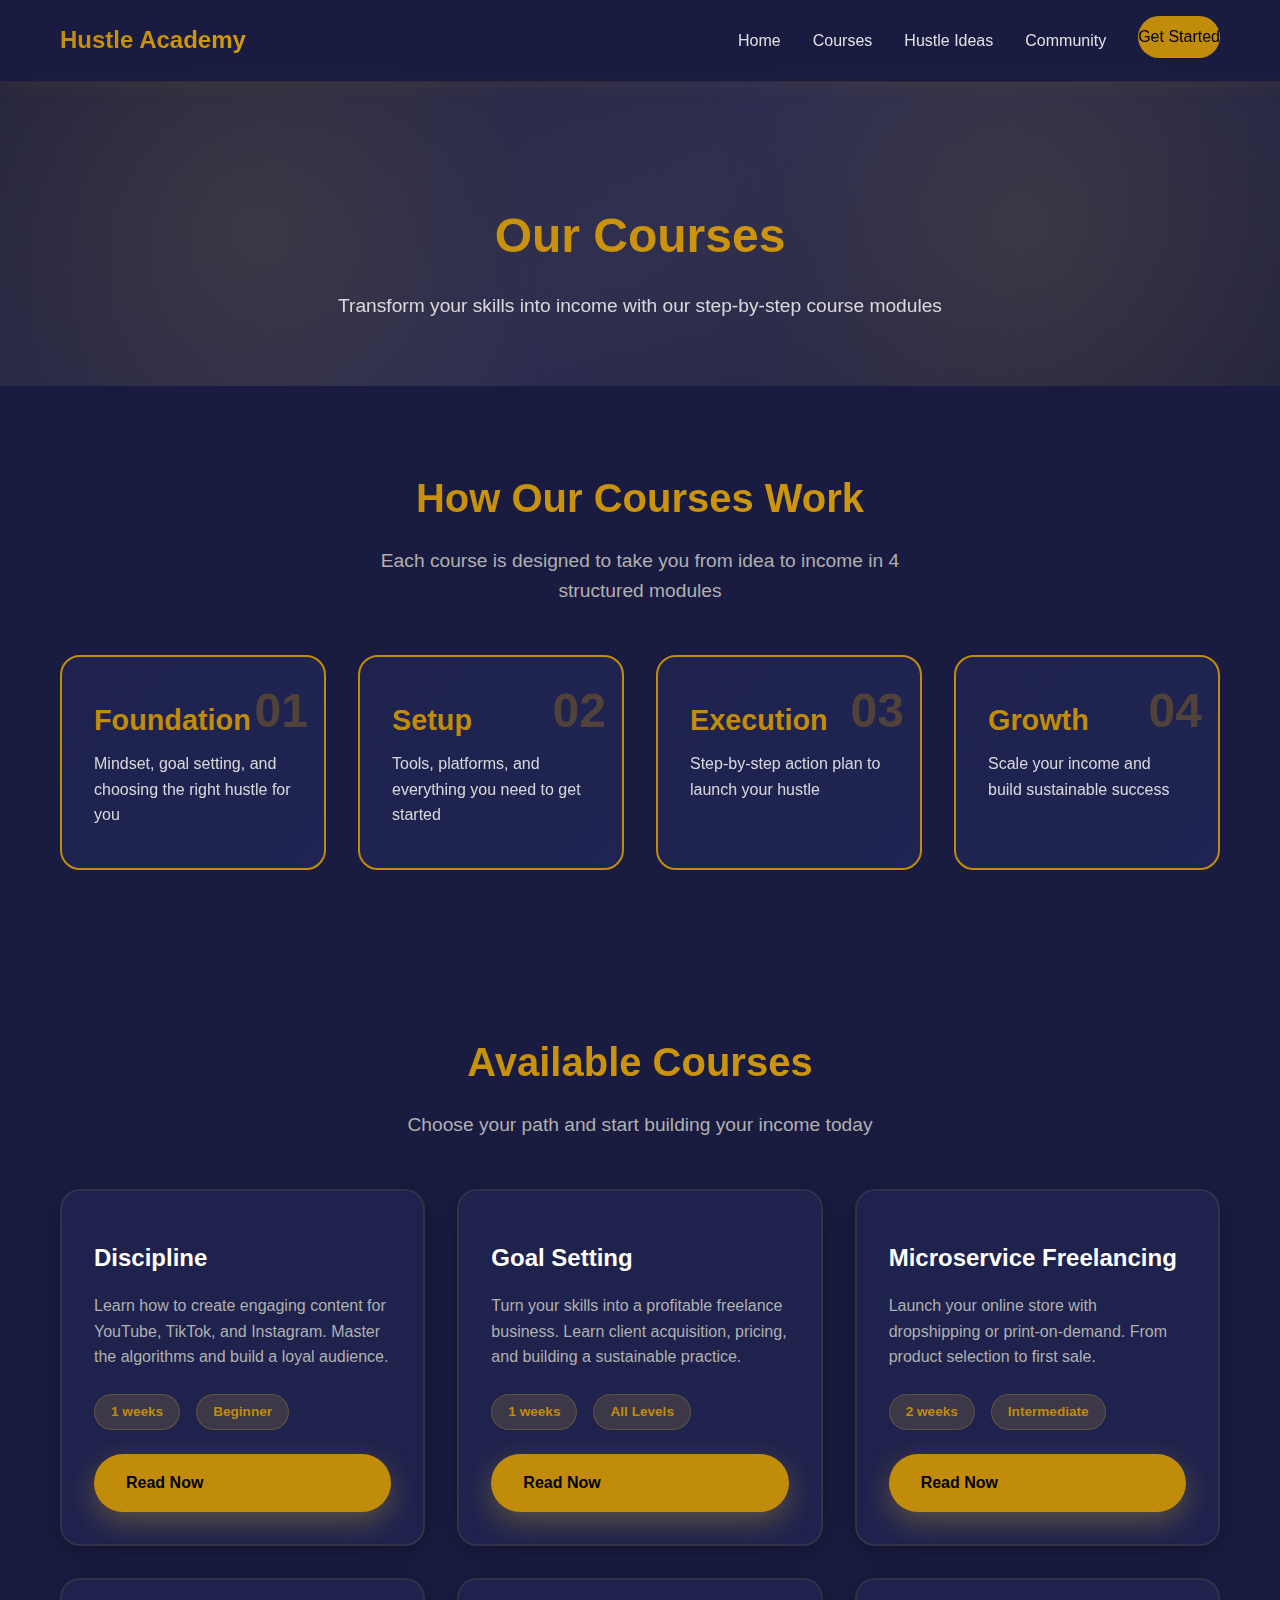
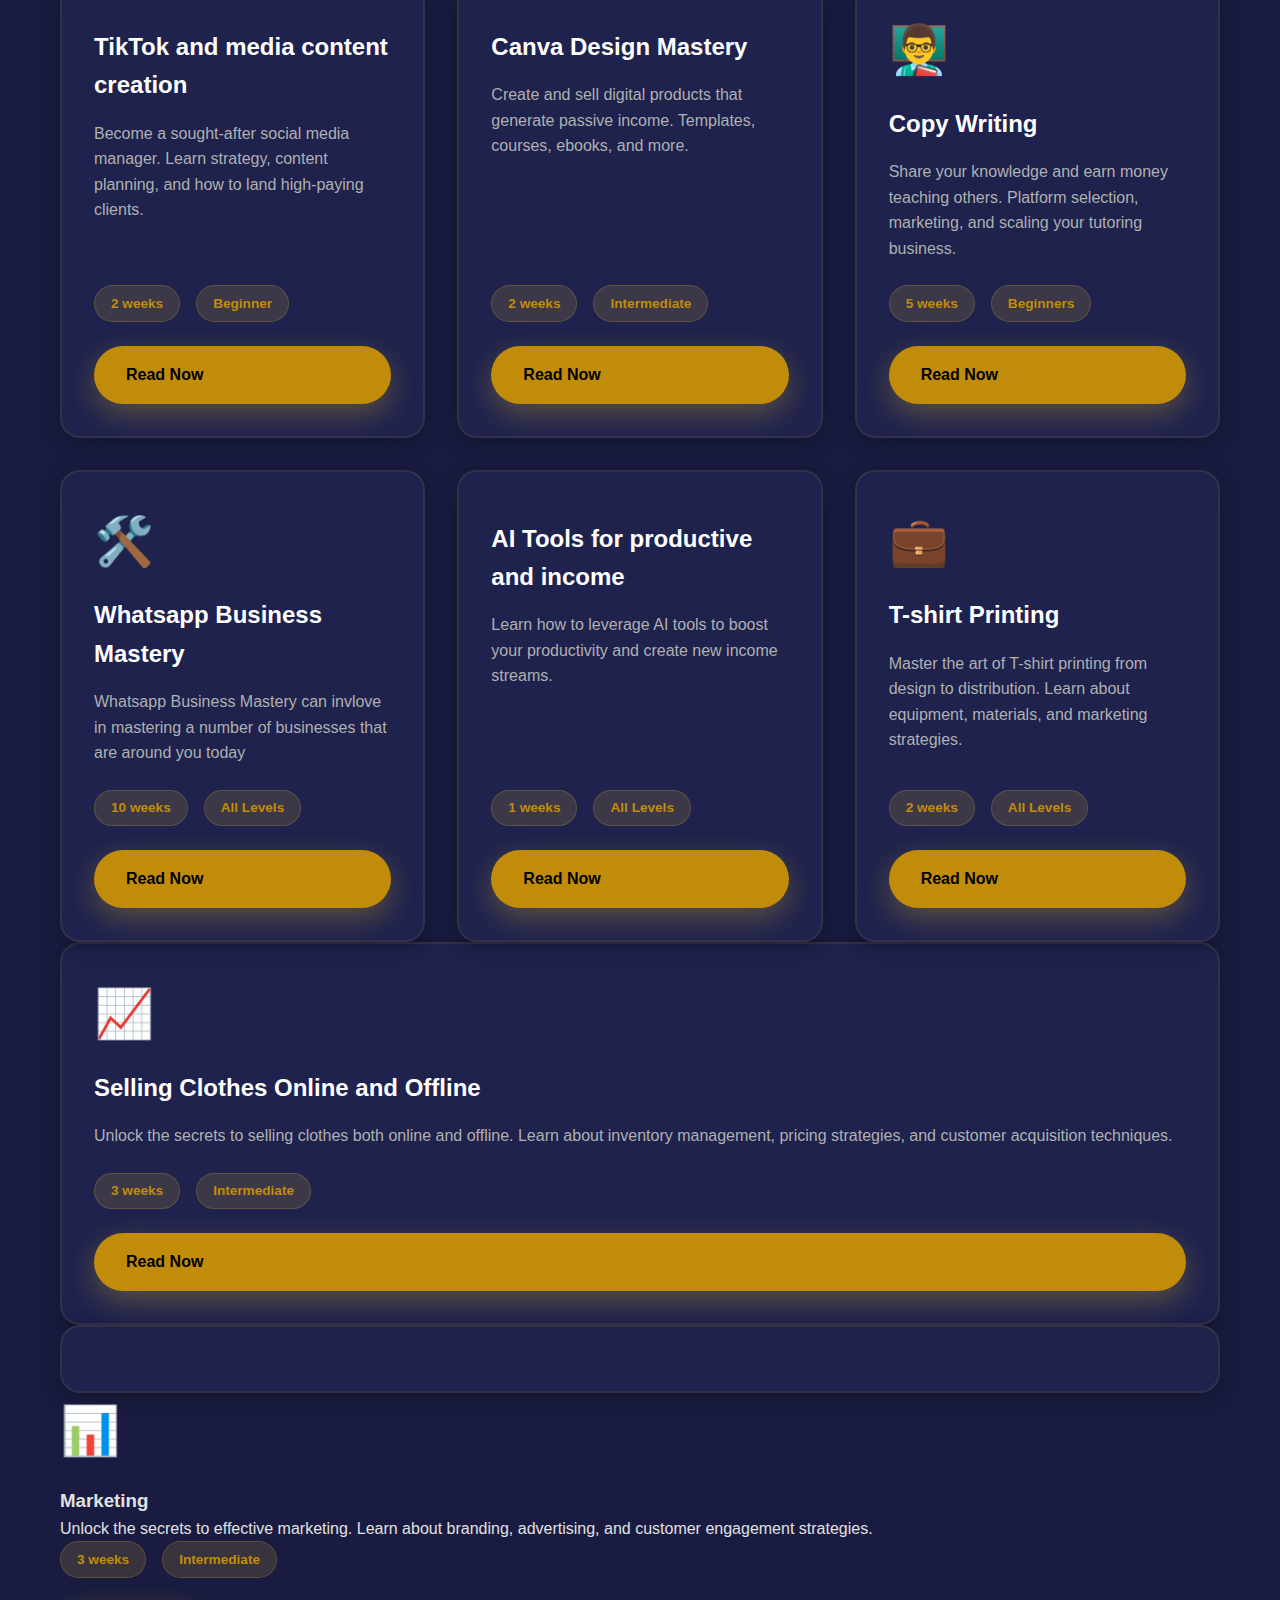
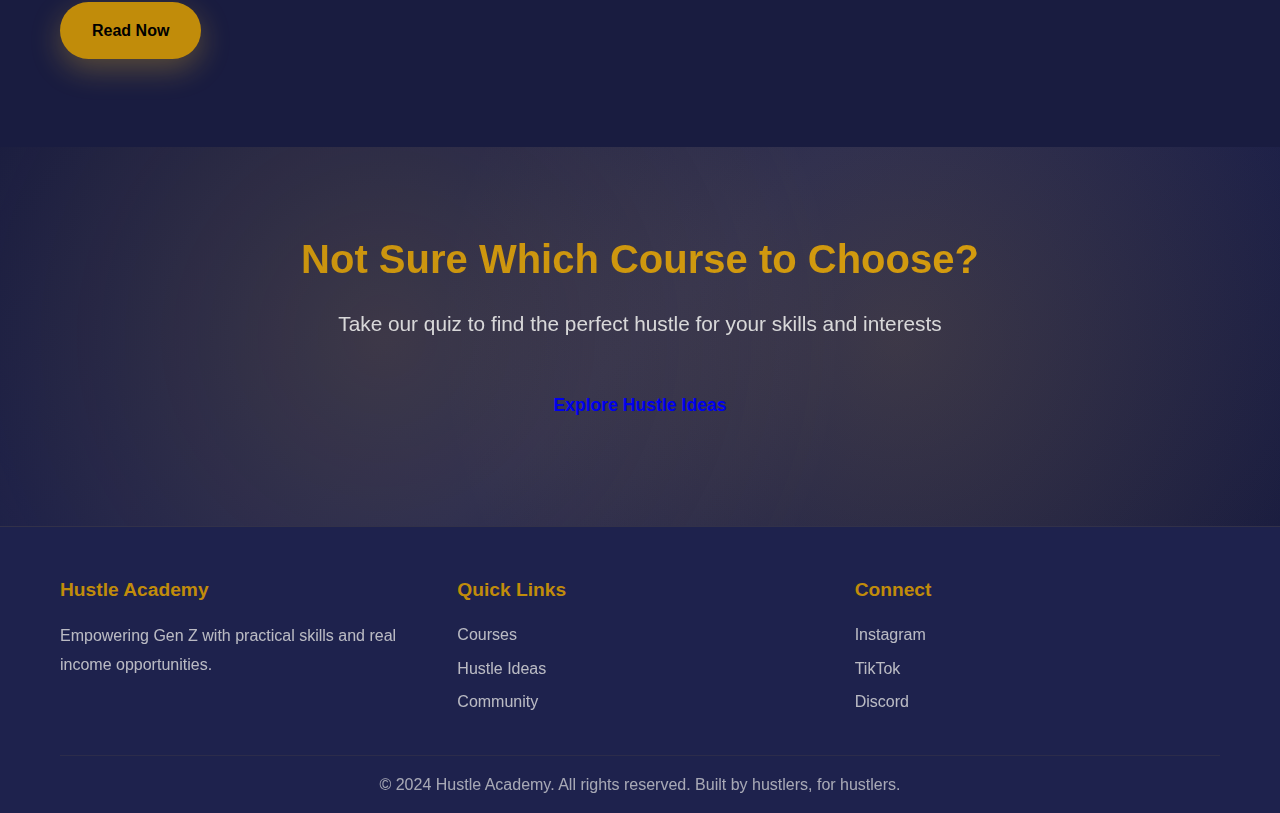
<file: courses.html>
<!DOCTYPE html>
<html lang="en">
<head>
    <meta charset="UTF-8">
    <meta name="viewport" content="width=device-width, initial-scale=1.0">
    <title>Courses - Hustle Academy</title>
    <link rel="stylesheet" href="style.css">
</head>
<body>
    <nav class="navbar">
        <div class="nav-container">
            <div class="logo">Hustle Academy</div>
            <ul class="nav-menu">
                <li><a href="index.html">Home</a></li>
                <li><a href="courses.html">Courses</a></li>
                <li><a href="ideas.html">Hustle Ideas</a></li>
                <li><a href="community.html">Community</a></li>
                <li><a href="contact.html" class="cta-btn">Get Started</a></li>
            </ul>
        </div>
    </nav>

    <header class="page-header">
        <div class="container">
            <h1>Our Courses</h1>
            <p>Transform your skills into income with our step-by-step course modules</p>
        </div>
    </header>

    <main>
        <section class="section courses">
            <div class="container">
                <h2>How Our Courses Work</h2>
                <p class="section-intro">Each course is designed to take you from idea to income in 4 structured modules</p>
                <div class="course-structure">
                    <div class="module">
                        <div class="module-number">01</div>
                        <h3>Foundation</h3>
                        <p>Mindset, goal setting, and choosing the right hustle for you</p>
                    </div>
                    <div class="module">
                        <div class="module-number">02</div>
                        <h3>Setup</h3>
                        <p>Tools, platforms, and everything you need to get started</p>
                    </div>
                    <div class="module">
                        <div class="module-number">03</div>
                        <h3>Execution</h3>
                        <p>Step-by-step action plan to launch your hustle</p>
                    </div>
                    <div class="module">
                        <div class="module-number">04</div>
                        <h3>Growth</h3>
                        <p>Scale your income and build sustainable success</p>
                    </div>
                </div>
            </div>
        </section>

        <section class="section">
            <div class="container">
                <h2>Available Courses</h2>
                <p class="section-intro">Choose your path and start building your income today</p>
                <div class="course-catalog">
                    <div class="course-item">
                        <div class="course-badge"></div>
                        <h3>Discipline</h3>
                        <p>Learn how to create engaging content for YouTube, TikTok, and Instagram. Master the algorithms and build a loyal audience.</p>
                        <div class="course-meta">
                            <span class="duration">1 weeks</span>
                            <span class="level">Beginner</span>
                        </div>
                        <a href="course modules/Diclipline Blueprint.pdf" class="btn btn-primary">Read Now</a>
                    </div>

                    <div class="course-item">
                        <div class="course-badge"></div>
                        <h3>Goal Setting</h3>
                        <p>Turn your skills into a profitable freelance business. Learn client acquisition, pricing, and building a sustainable practice.</p>
                        <div class="course-meta">
                            <span class="duration">1 weeks</span>
                            <span class="level">All Levels</span>
                        </div>
                        <a href="course modules/Goal setting and life Mastery.pdf" class="btn btn-primary">Read Now</a>
                    </div>

                    <div class="course-item">
                        <div class="course-badge"></div>
                        <h3>Microservice Freelancing</h3>
                        <p>Launch your online store with dropshipping or print-on-demand. From product selection to first sale.</p>
                        <div class="course-meta">
                            <span class="duration">2 weeks</span>
                            <span class="level">Intermediate</span>
                        </div>
                        <a href="course modules/Microservices and freelancing.pdf" class="btn btn-primary">Read Now</a>
                    </div>

                    <div class="course-item">
                        <div class="course-badge"></div>
                        <h3>TikTok and media content creation</h3>
                        <p>Become a sought-after social media manager. Learn strategy, content planning, and how to land high-paying clients.</p>
                        <div class="course-meta">
                            <span class="duration">2 weeks</span>
                            <span class="level">Beginner</span>
                        </div>
                        <a href="course modules/short form content.pdf" class="btn btn-primary">Read Now</a>
                    </div>

                    <div class="course-item">
                        <div class="course-badge"></div>
                        <h3>Canva Design Mastery</h3>
                        <p>Create and sell digital products that generate passive income. Templates, courses, ebooks, and more.</p>
                        <div class="course-meta">
                            <span class="duration">2 weeks</span>
                            <span class="level">Intermediate</span>
                        </div>
                        <a href="course modules/Canva Design Mastery.pdf" class="btn btn-primary">Read Now</a>
                    </div>

                    <div class="course-item">
                        <div class="course-badge">👨‍🏫</div>
                        <h3>Copy Writing</h3>
                        <p>Share your knowledge and earn money teaching others. Platform selection, marketing, and scaling your tutoring business.</p>
                        <div class="course-meta">
                            <span class="duration">5 weeks</span>
                            <span class="level">Beginners</span>
                        </div>
                        <a href="course modules/Copy Writing.pdf" class="btn btn-primary">Read Now</a>
                    </div>
                    <div class="course-item">
                        <div class="course-badge">🛠️</div>
                        <h3>Whatsapp Business Mastery</h3>
                        <p>Whatsapp Business Mastery can invlove in mastering a number of businesses that are around you today</p>
                        <div class="course-meta">
                            <span class="duration">10 weeks</span>
                            <span class="level">All Levels</span>
                        </div>
                        <a href="course modules/Whatsapp Business Mastery.pdf" class="btn btn-primary">Read Now</a>
                    </div>
                    <div class="course-item">
                        <div class="course-badge"></div>
                        <h3>AI Tools for productive and income</h3>
                        <p>Learn how to leverage AI tools to boost your productivity and create new income streams.</p>
                        <div class="course-meta">
                            <span class="duration">1 weeks</span>
                            <span class="level">All Levels</span>
                    </div>
                        <a href="course modules/AI tool for produvtivity and income.pdf" class="btn btn-primary">Read Now</a>
                </div>
                <div class="course-item">
                        <div class="course-badge">💼</div>
                        <h3>T-shirt Printing</h3>
                        <p>Master the art of T-shirt printing from design to distribution. Learn about equipment, materials, and marketing strategies.</p>
                        <div class="course-meta">
                            <span class="duration">2 weeks</span>
                            <span class="level">All Levels</span>
                        </div>
                        <a href="course modules/T-shirt Printing.pdf" class="btn btn-primary">Read Now</a>
                    </div>
                </div>
                <div class="course-item">
                        <div class="course-badge">📈</div>
                        <h3>Selling Clothes Online and Offline</h3>
                        <p>Unlock the secrets to selling clothes both online and offline. Learn about inventory management, pricing strategies, and customer acquisition techniques.</p>
                        <div class="course-meta">
                            <span class="duration">3 weeks</span>
                            <span class="level">Intermediate</span>
                        </div>
                        <a href="course modules/Selling Clothes Online and Offline.pdf" class="btn btn-primary">Read Now</a>
                </div>
                <div class="course-item"></div>
                        <div class="course-badge">📊</div>
                        <h3>Marketing</h3>
                        <p>Unlock the secrets to effective marketing. Learn about branding, advertising, and customer engagement strategies.</p>
                        <div class="course-meta">
                            <span class="duration">3 weeks</span>
                            <span class="level">Intermediate</span>
                        </div>
                        <a href="course modules/sales.pdf" class="btn btn-primary">Read Now</a>
                </div>
        </div>
        </section>

        <section class="section cta-section">
            <div class="container">
                <h2>Not Sure Which Course to Choose?</h2>
                <p class="cta-text">Take our quiz to find the perfect hustle for your skills and interests</p>
                <a href="ideas.html" class="btn btn-large">Explore Hustle Ideas</a>
            </div>
        </section>
    </main>

    <footer>
        <div class="container">
            <div class="footer-content">
                <div class="footer-column">
                    <h4>Hustle Academy</h4>
                    <p>Empowering Gen Z with practical skills and real income opportunities.</p>
                </div>
                <div class="footer-column">
                    <h4>Quick Links</h4>
                    <ul>
                        <li><a href="courses.html">Courses</a></li>
                        <li><a href="ideas.html">Hustle Ideas</a></li>
                        <li><a href="community.html">Community</a></li>
                    </ul>
                </div>
                <div class="footer-column">
                    <h4>Connect</h4>
                    <ul>
                        <li><a href="#">Instagram</a></li>
                        <li><a href="#">TikTok</a></li>
                        <li><a href="#">Discord</a></li>
                    </ul>
                </div>
            </div>
            <div class="footer-bottom">
                <p>&copy; 2024 Hustle Academy. All rights reserved. Built by hustlers, for hustlers.</p>
            </div>
        </div>
    </footer>
</body>
</html>
</file>
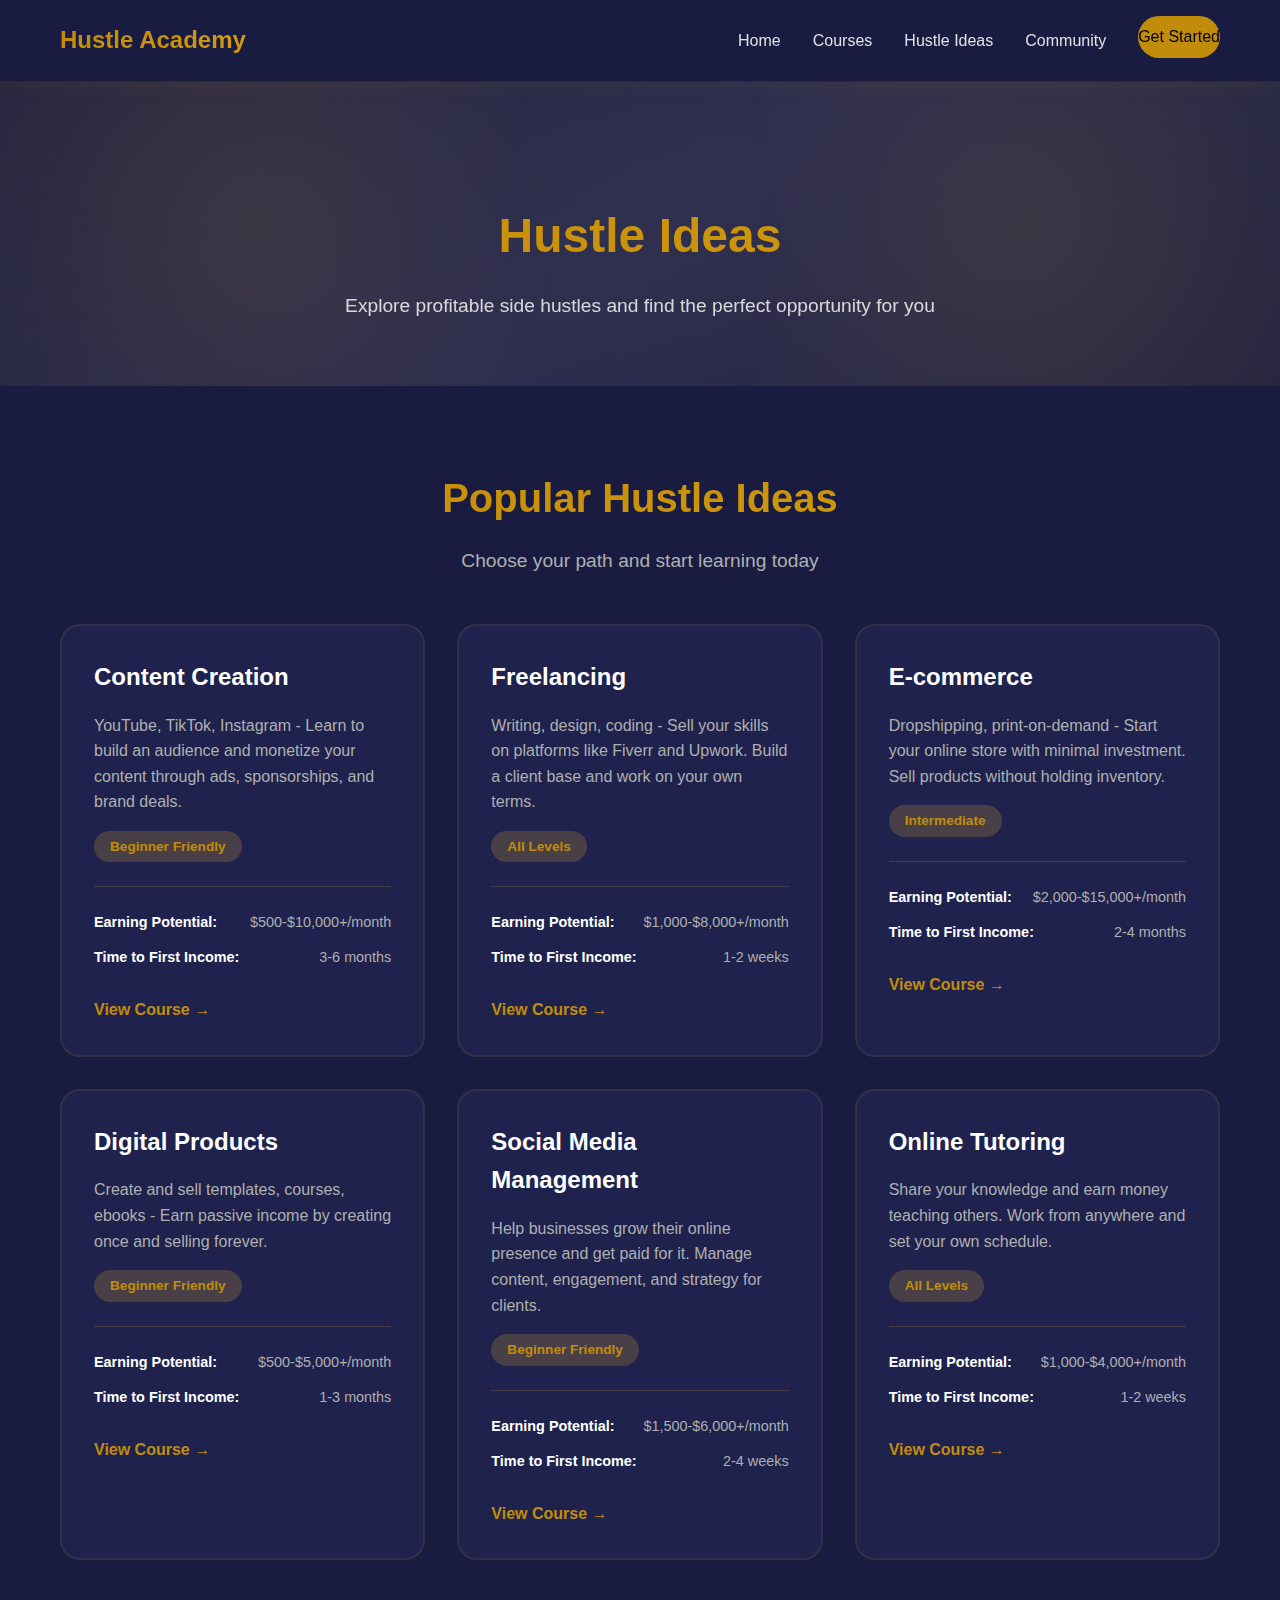
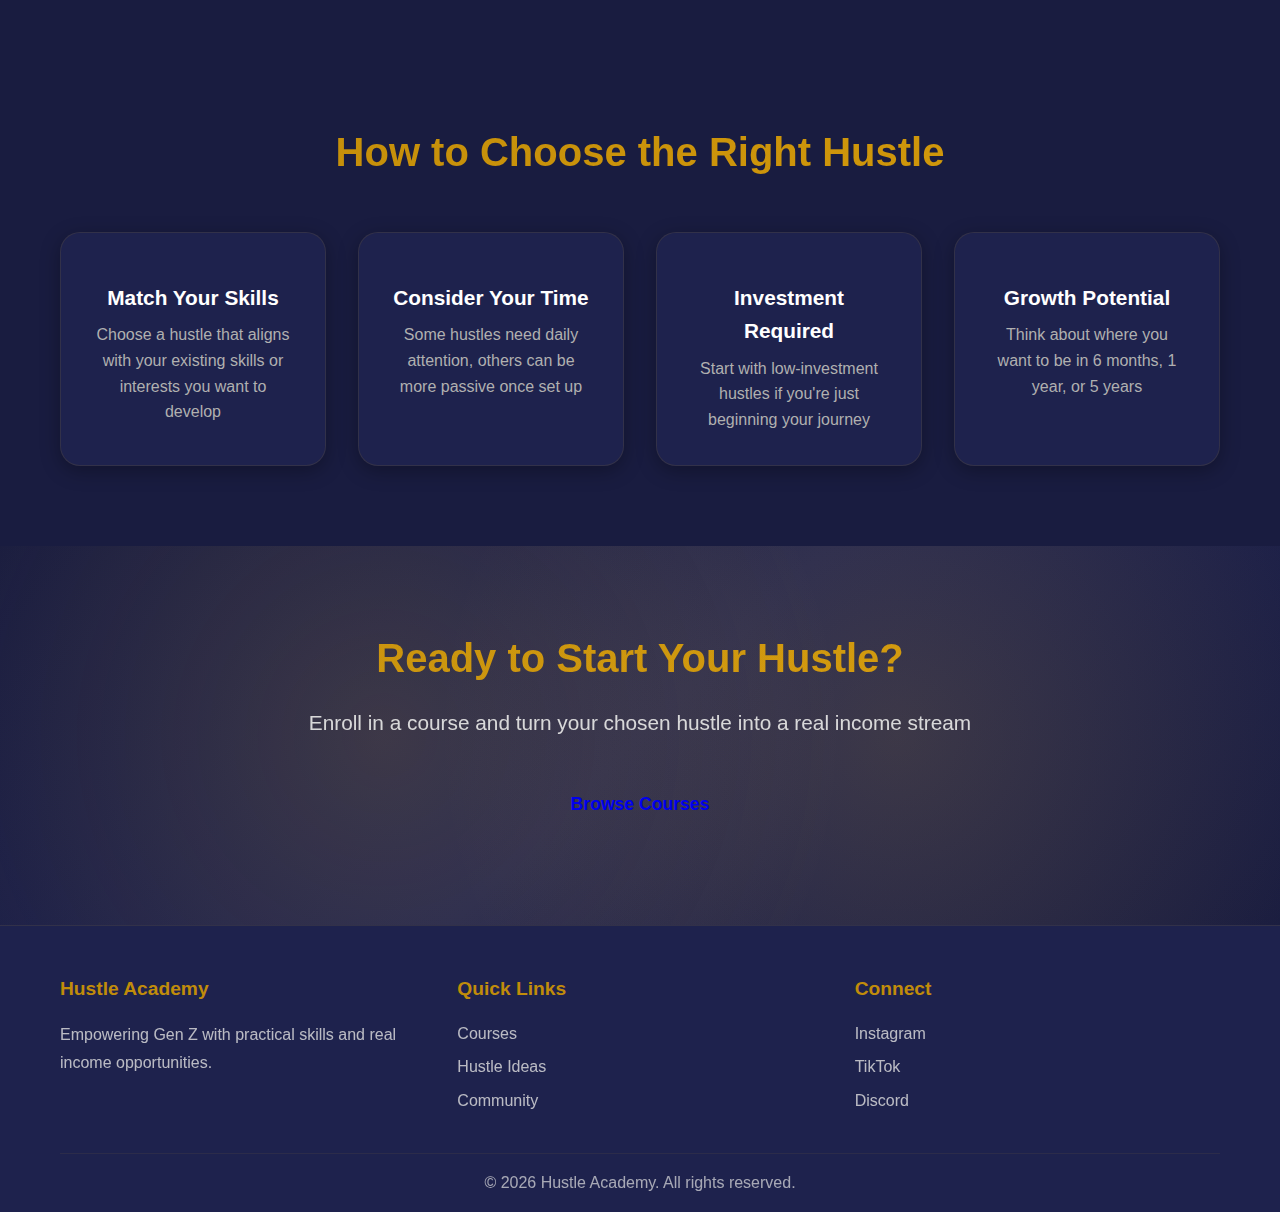
<file: ideas.html>
<!DOCTYPE html>
<html lang="en">
<head>
    <meta charset="UTF-8">
    <meta name="viewport" content="width=device-width, initial-scale=1.0">
    <title>Hustle Ideas - Hustle Academy</title>
    <link rel="stylesheet" href="style.css">
</head>
<body>
    <nav class="navbar">
        <div class="nav-container">
            <div class="logo">Hustle Academy</div>
            <ul class="nav-menu">
                <li><a href="index.html">Home</a></li>
                <li><a href="courses.html">Courses</a></li>
                <li><a href="ideas.html">Hustle Ideas</a></li>
                <li><a href="community.html">Community</a></li>
                <li><a href="contact.html" class="cta-btn">Get Started</a></li>
            </ul>
        </div>
    </nav>

    <header class="page-header">
        <div class="container">
            <h1>Hustle Ideas</h1>
            <p>Explore profitable side hustles and find the perfect opportunity for you</p>
        </div>
    </header>

    <main>
        <section class="section hustle-ideas">
            <div class="container">
                <h2>Popular Hustle Ideas</h2>
                <p class="section-intro">Choose your path and start learning today</p>
                <div class="ideas-grid">
                    <div class="idea-card">
                        <h3>Content Creation</h3>
                        <p>YouTube, TikTok, Instagram - Learn to build an audience and monetize your content through ads, sponsorships, and brand deals.</p>
                        <span class="difficulty">Beginner Friendly</span>
                        <div class="idea-stats">
                            <div class="stat">
                                <strong>Earning Potential:</strong>
                                <span>$500-$10,000+/month</span>
                            </div>
                            <div class="stat">
                                <strong>Time to First Income:</strong>
                                <span>3-6 months</span>
                            </div>
                        </div>
                        <a href="courses.html" class="idea-link">View Course →</a>
                    </div>

                    <div class="idea-card">
                        <h3>Freelancing</h3>
                        <p>Writing, design, coding - Sell your skills on platforms like Fiverr and Upwork. Build a client base and work on your own terms.</p>
                        <span class="difficulty">All Levels</span>
                        <div class="idea-stats">
                            <div class="stat">
                                <strong>Earning Potential:</strong>
                                <span>$1,000-$8,000+/month</span>
                            </div>
                            <div class="stat">
                                <strong>Time to First Income:</strong>
                                <span>1-2 weeks</span>
                            </div>
                        </div>
                        <a href="courses.html" class="idea-link">View Course →</a>
                    </div>

                    <div class="idea-card">
                        <h3>E-commerce</h3>
                        <p>Dropshipping, print-on-demand - Start your online store with minimal investment. Sell products without holding inventory.</p>
                        <span class="difficulty">Intermediate</span>
                        <div class="idea-stats">
                            <div class="stat">
                                <strong>Earning Potential:</strong>
                                <span>$2,000-$15,000+/month</span>
                            </div>
                            <div class="stat">
                                <strong>Time to First Income:</strong>
                                <span>2-4 months</span>
                            </div>
                        </div>
                        <a href="courses.html" class="idea-link">View Course →</a>
                    </div>

                    <div class="idea-card">
                        <h3>Digital Products</h3>
                        <p>Create and sell templates, courses, ebooks - Earn passive income by creating once and selling forever.</p>
                        <span class="difficulty">Beginner Friendly</span>
                        <div class="idea-stats">
                            <div class="stat">
                                <strong>Earning Potential:</strong>
                                <span>$500-$5,000+/month</span>
                            </div>
                            <div class="stat">
                                <strong>Time to First Income:</strong>
                                <span>1-3 months</span>
                            </div>
                        </div>
                        <a href="courses.html" class="idea-link">View Course →</a>
                    </div>

                    <div class="idea-card">
                        <h3>Social Media Management</h3>
                        <p>Help businesses grow their online presence and get paid for it. Manage content, engagement, and strategy for clients.</p>
                        <span class="difficulty">Beginner Friendly</span>
                        <div class="idea-stats">
                            <div class="stat">
                                <strong>Earning Potential:</strong>
                                <span>$1,500-$6,000+/month</span>
                            </div>
                            <div class="stat">
                                <strong>Time to First Income:</strong>
                                <span>2-4 weeks</span>
                            </div>
                        </div>
                        <a href="courses.html" class="idea-link">View Course →</a>
                    </div>

                    <div class="idea-card">
                        <h3>Online Tutoring</h3>
                        <p>Share your knowledge and earn money teaching others. Work from anywhere and set your own schedule.</p>
                        <span class="difficulty">All Levels</span>
                        <div class="idea-stats">
                            <div class="stat">
                                <strong>Earning Potential:</strong>
                                <span>$1,000-$4,000+/month</span>
                            </div>
                            <div class="stat">
                                <strong>Time to First Income:</strong>
                                <span>1-2 weeks</span>
                            </div>
                        </div>
                        <a href="courses.html" class="idea-link">View Course →</a>
                    </div>
                </div>
            </div>
        </section>

        <section class="section">
            <div class="container">
                <h2>How to Choose the Right Hustle</h2>
                <div class="features-grid">
                    <div class="feature-card">
                        <div class="icon"></div>
                        <h3>Match Your Skills</h3>
                        <p>Choose a hustle that aligns with your existing skills or interests you want to develop</p>
                    </div>
                    <div class="feature-card">
                        <div class="icon"></div>
                        <h3>Consider Your Time</h3>
                        <p>Some hustles need daily attention, others can be more passive once set up</p>
                    </div>
                    <div class="feature-card">
                        <div class="icon"></div>
                        <h3>Investment Required</h3>
                        <p>Start with low-investment hustles if you're just beginning your journey</p>
                    </div>
                    <div class="feature-card">
                        <div class="icon"></div>
                        <h3>Growth Potential</h3>
                        <p>Think about where you want to be in 6 months, 1 year, or 5 years</p>
                    </div>
                </div>
            </div>
        </section>

        <section class="section cta-section">
            <div class="container">
                <h2>Ready to Start Your Hustle?</h2>
                <p class="cta-text">Enroll in a course and turn your chosen hustle into a real income stream</p>
                <a href="courses.html" class="btn btn-large">Browse Courses</a>
            </div>
        </section>
    </main>

    <footer>
        <div class="container">
            <div class="footer-content">
                <div class="footer-column">
                    <h4>Hustle Academy</h4>
                    <p>Empowering Gen Z with practical skills and real income opportunities.</p>
                </div>
                <div class="footer-column">
                    <h4>Quick Links</h4>
                    <ul>
                        <li><a href="courses.html">Courses</a></li>
                        <li><a href="ideas.html">Hustle Ideas</a></li>
                        <li><a href="community.html">Community</a></li>
                    </ul>
                </div>
                <div class="footer-column">
                    <h4>Connect</h4>
                    <ul>
                        <li><a href="#">Instagram</a></li>
                        <li><a href="#">TikTok</a></li>
                        <li><a href="#">Discord</a></li>
                    </ul>
                </div>
            </div>
             <div class="footer-bottom">
                <p>&copy; <span id="current-year"></span> Hustle Academy. All rights reserved.</p>
                <script>
                    document.getElementById('current-year').textContent = new Date().getFullYear();
                    </script>
            </div>
        </div>
    </footer>
</body>
</html>
</file>
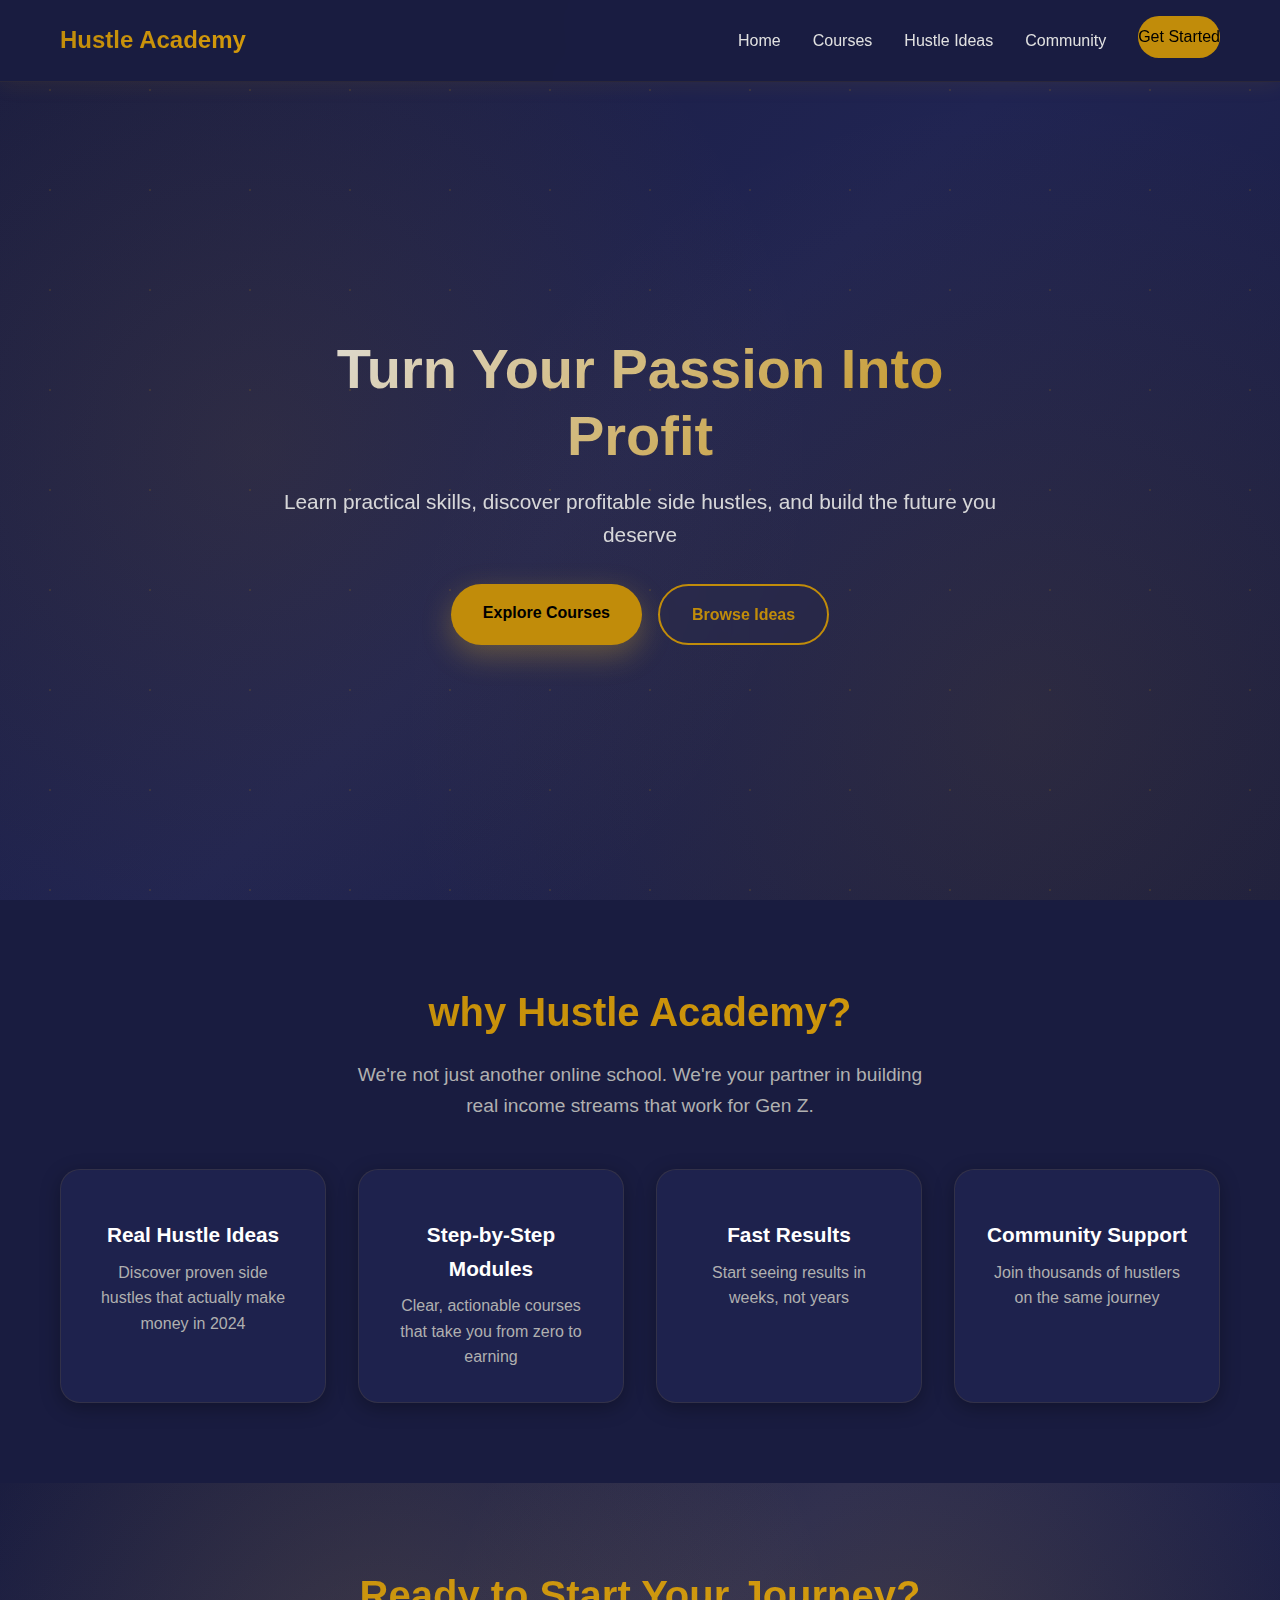
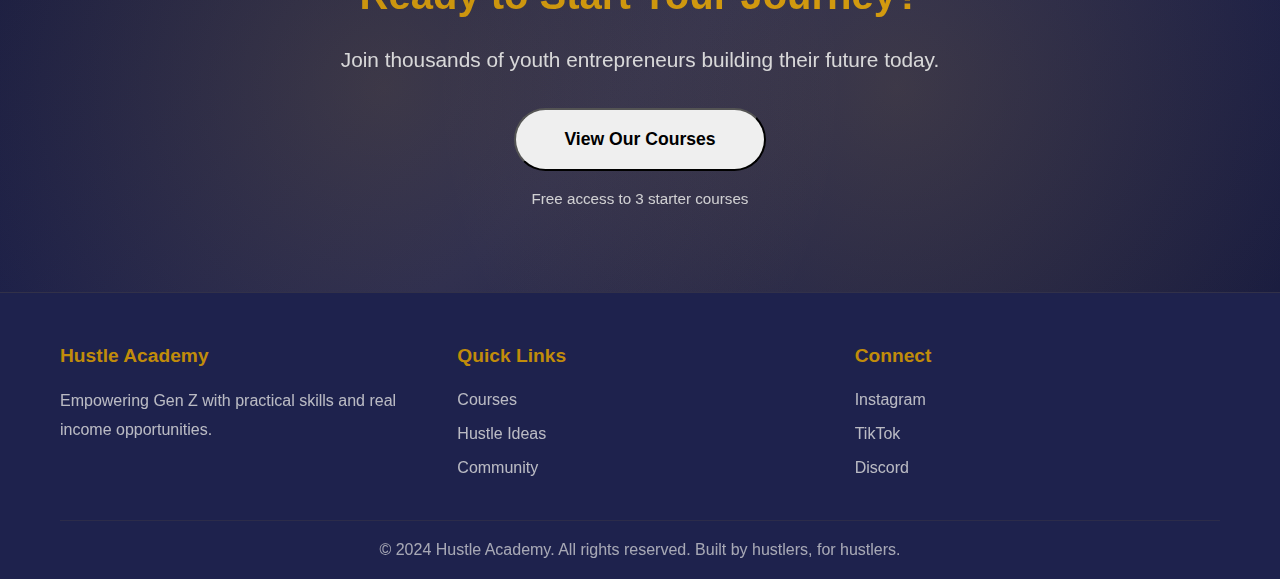
<file: mainplug.html>
<!DOCTYPE html>
<html lang="en">
<head>
    <meta charset="UTF-8">
    <meta name="viewport" content="width=device-width, initial-scale=1.0">
    <title>Hustle Academy - Turn Your Passion Into Profit</title>
    <link rel="stylesheet" href="style.css">
</head>
<body>
    <nav class="navbar">
        <div class="nav-container">
            <div class="logo">Hustle Academy</div>
            <ul class="nav-menu">
                <li><a href="mainplug.html">Home</a></li>
                <li><a href="courses.html">Courses</a></li>
                <li><a href="ideas.html">Hustle Ideas</a></li>
                <li><a href="community.html">Community</a></li>
                <li><a href="contact.html" class="cta-btn">Get Started</a></li>
            </ul>
        </div>
    </nav>

    <header class="hero">
        <div class="hero-content">
            <h1>Turn Your Passion Into Profit</h1>
            <p class="hero-subtitle">Learn practical skills, discover profitable side hustles, and build the future you deserve</p>
            <div class="hero-cta">
                <a href="courses.html" class="btn btn-primary">Explore Courses</a>
                <a href="ideas.html" class="btn btn-secondary">Browse Ideas</a>
            </div>
        </div>
    </header>

    <main>
        <section class="section about">
            <div class="container">
                <h2>why Hustle Academy?</h2>
                <p class="section-intro">We're not just another online school. We're your partner in building real income streams that work for Gen Z.</p>
                <div class="features-grid">
                    <div class="feature-card">
                        <div class="icon"><i class='bxrds  bx-light-bulb-on'></i> </div>
                        <h3>Real Hustle Ideas</h3>
                        <p>Discover proven side hustles that actually make money in 2024</p>
                    </div>
                    <div class="feature-card">
                        <div class="icon"></div>
                        <h3>Step-by-Step Modules</h3>
                        <p>Clear, actionable courses that take you from zero to earning</p>
                    </div>
                    <div class="feature-card">
                        <div class="icon"><i class='bxrds  bx-rocket'></i> </div>
                        <h3>Fast Results</h3>
                        <p>Start seeing results in weeks, not years</p>
                    </div>
                    <div class="feature-card">
                        <div class="icon"><i class='bxr  bx-community'></i></div>
                        <h3>Community Support</h3>
                        <p>Join thousands of hustlers on the same journey</p>
                    </div>
                </div>
            </div>
        </section>

        <section class="section cta-section">
            <div class="container">
                <h2>Ready to Start Your Journey?</h2>
                <p class="cta-text">Join thousands of youth entrepreneurs building their future today.</p>
                <button onclick="window.location.href='courses.html'" class="btn btn-large">View Our Courses</button>
                <p class="cta-subtext">Free access to 3 starter courses</p>
            </div>
        </section>
    </main>

    <footer>
        <div class="container">
            <div class="footer-content">
                <div class="footer-column">
                    <h4>Hustle Academy</h4>
                    <p>Empowering Gen Z with practical skills and real income opportunities.</p>
                </div>
                <div class="footer-column">
                    <h4>Quick Links</h4>
                    <ul>
                        <li><a href="courses.html">Courses</a></li>
                        <li><a href="ideas.html">Hustle Ideas</a></li>
                        <li><a href="community.html">Community</a></li>
                    </ul>
                </div>
                <div class="footer-column">
                    <h4>Connect</h4>
                    <ul>
                        <li><a href="#">Instagram</a></li>
                        <li><a href="#">TikTok</a></li>
                        <li><a href="#">Discord</a></li>
                    </ul>
                </div>
            </div>
            <div class="footer-bottom">
                <p>&copy; 2024 Hustle Academy. All rights reserved. Built by hustlers, for hustlers.</p>
            </div>
        </div>
    </footer>
</body>
</html>
</file>
<file: style.css>
/* Reset and Base Styles */
* {
    margin: 0;
    padding: 0;
    box-sizing: border-box;
}

:root {
    --primary: #c18c0a;
    --primary-dark: #9a7008;
    --primary-light: #d49a0b;
    --secondary: #c18c0a;
    --accent: #c18c0a;
    --dark-bg: #191c40;
    --dark-bg-alt: #202452;
    --dark-bg-card: #1e224d;
    --light-text: #e1e1e1;
    --gray-text: #b0b0b0;
    --dark: #ffffff;
    --light: #191c40;
    --gray: #b0b0b0;
}

body {
    font-family: -apple-system, BlinkMacSystemFont, 'Segoe UI', Roboto, 'Helvetica Neue', Arial, sans-serif;
    line-height: 1.6;
    color: var(--light-text);
    background: var(--dark-bg);
    overflow-x: hidden;
}

.container {
    max-width: 1200px;
    margin: 0 auto;
    padding: 0 20px;
}

/* Navigation */
.navbar {
    background: rgba(25, 28, 64, 0.95);
    backdrop-filter: blur(10px);
    position: fixed;
    width: 100%;
    top: 0;
    z-index: 1000;
    box-shadow: 0 2px 20px rgba(193, 140, 10, 0.1);
    border-bottom: 1px solid rgba(193, 140, 10, 0.1);
    animation: slideDown 0.5s ease-out;
}

@keyframes slideDown {
    from {
        transform: translateY(-100%);
        opacity: 0;
    }
    to {
        transform: translateY(0);
        opacity: 1;
    }
}

.nav-container {
    max-width: 1200px;
    margin: 0 auto;
    padding: 1rem 20px;
    display: flex;
    justify-content: space-between;
    align-items: center;
}

.logo {
    font-size: 1.5rem;
    font-weight: 800;
    background: linear-gradient(135deg, var(--primary), var(--primary-light));
    -webkit-background-clip: text;
    -webkit-text-fill-color: transparent;
    background-clip: text;
    animation: pulse 2s ease-in-out infinite;
}

@keyframes pulse {
    0%, 100% { opacity: 1; }
    50% { opacity: 0.8; }
}

.nav-menu {
    display: flex;
    list-style: none;
    gap: 2rem;
    align-items: center;
}

.nav-menu a {
    text-decoration: none;
    color: var(--light-text);
    font-weight: 500;
    transition: all 0.3s;
    position: relative;
}

.nav-menu a::after {
    content: '';
    position: absolute;
    bottom: -5px;
    left: 0;
    width: 0;
    height: 2px;
    background: var(--primary);
    transition: width 0.3s ease;
}

.nav-menu a:hover::after {
    width: 100%;
}

.nav-menu a:hover {
    color: var(--primary);
    transform: translateY(-2px);
}

.cta-btn {
    background: var(--primary);
    color: #000000 !important;
    padding: 0.5rem 1.5rem;
    border-radius: 50px;
    transition: all 0.3s;
    position: relative;
    overflow: hidden;
}

.cta-btn::before {
    content: '';
    position: absolute;
    top: 50%;
    left: 50%;
    width: 0;
    height: 0;
    background: var(--primary-dark);
    border-radius: 50%;
    transform: translate(-50%, -50%);
    transition: width 0.5s, height 0.5s;
}

.cta-btn:hover::before {
    width: 300px;
    height: 300px;
}

.cta-btn:hover {
    transform: translateY(-2px);    
    box-shadow: 0 5px 20px rgba(238, 186, 44, 0.4);
}

/* Hero Section */
.hero {
    min-height: 100vh;
    display: flex;    
    align-items: center;
    justify-content: center;
    background: linear-gradient(135deg, var(--dark-bg) 0%, var(--dark-bg-alt) 50%, var(--dark-bg) 100%);
    position: relative;
    overflow: hidden;
    padding-top: 80px;
}

.hero::before {
    content: '';
    position: absolute;
    top: 0;
    left: 0;
    right: 0;
    bottom: 0;
    background: 
        radial-gradient(circle at 20% 50%, rgba(193, 140, 10, 0.1) 0%, transparent 50%),
        radial-gradient(circle at 80% 80%, rgba(193, 140, 10, 0.1) 0%, transparent 50%);
    animation: float 20s ease-in-out infinite;
}

@keyframes float {
    0%, 100% { transform: translateY(0) rotate(0deg); }
    50% { transform: translateY(-20px) rotate(5deg); }
}

.hero::after {
    content: '';
    position: absolute;
    width: 100%;
    height: 100%;
    background: url('data:image/svg+xml,<svg width="100" height="100" xmlns="http://www.w3.org/2000/svg"><rect width="100" height="100" fill="none"/><circle cx="50" cy="50" r="1" fill="%23c18c0a" opacity="0.2"/></svg>');
    animation: sparkle 3s linear infinite;
}

@keyframes sparkle {
    0% { opacity: 0.3; }
    50% { opacity: 0.6; }
    100% { opacity: 0.3; }
}

.hero-content {
    text-align: center;
    color: var(--light-text);
    z-index: 1;
    max-width: 800px;
    padding: 0 20px;
}

.hero h1 {
    font-size: 3.5rem;
    font-weight: 900;
    margin-bottom: 1rem;
    line-height: 1.2;
    animation: fadeInUp 0.8s ease-out;
    background: linear-gradient(135deg, var(--light-text) 0%, var(--primary) 100%);
    -webkit-background-clip: text;
    -webkit-text-fill-color: transparent;
    background-clip: text;
}

.hero-subtitle {
    font-size: 1.3rem;
    margin-bottom: 2rem;
    opacity: 0.95;
    animation: fadeInUp 0.8s ease-out 0.2s both;
}

.hero-cta {
    display: flex;
    gap: 1rem;
    justify-content: center;
    flex-wrap: wrap;
    animation: fadeInUp 0.8s ease-out 0.4s both;
}

@keyframes fadeInUp {
    from {
        opacity: 0;
        transform: translateY(30px);
    }
    to {
        opacity: 1;
        transform: translateY(0);
    }
}

/* Buttons */
.btn {
    display: inline-block;
    padding: 1rem 2rem;
    border-radius: 50px;
    text-decoration: none;
    font-weight: 600;
    transition: all 0.3s;
    cursor: pointer;
    position: relative;
    overflow: hidden;
}

.btn::before {
    content: '';
    position: absolute;
    top: 0;
    left: -100%;
    width: 100%;
    height: 100%;
    background: linear-gradient(90deg, transparent, rgba(255, 255, 255, 0.2), transparent);
    transition: left 0.5s;
}

.btn:hover::before {
    left: 100%;
}

.btn-primary {
    background: var(--primary);
    color: #000000;
    box-shadow: 0 10px 30px rgba(238, 186, 44, 0.3);
}

.btn-primary:hover {
    transform: translateY(-3px);
    box-shadow: 0 15px 40px rgba(238, 186, 44, 0.5);
}

.btn-secondary {
    background: transparent;
    color: var(--primary);
    border: 2px solid var(--primary);
    backdrop-filter: blur(10px);
}

.btn-secondary:hover {
    background: var(--primary);
    color: #000000;
    box-shadow: 0 5px 20px rgba(238, 186, 44, 0.3);
}

.btn-large {
    padding: 1.2rem 3rem;
    font-size: 1.1rem;
}

/* Sections */
.section {
    padding: 5rem 0;
    animation: fadeIn 1s ease-out;
}

@keyframes fadeIn {
    from { opacity: 0; }
    to { opacity: 1; }
}

.section h2 {
    font-size: 2.5rem;
    font-weight: 800;
    text-align: center;
    margin-bottom: 1rem;
    background: linear-gradient(135deg, var(--primary), var(--primary-light));
    -webkit-background-clip: text;
    -webkit-text-fill-color: transparent;
    background-clip: text;
    animation: slideInFromLeft 0.8s ease-out;
}

@keyframes slideInFromLeft {
    from {
        opacity: 0;
        transform: translateX(-50px);
    }
    to {
        opacity: 1;
        transform: translateX(0);
    }
}

.section-intro {
    text-align: center;
    font-size: 1.2rem;
    color: var(--gray);
    max-width: 600px;
    margin: 0 auto 3rem;
    animation: fadeInUp 0.8s ease-out 0.2s both;
}

/* Features Grid */
.features-grid {
    display: grid;
    grid-template-columns: repeat(auto-fit, minmax(250px, 1fr));
    gap: 2rem;
    margin-top: 3rem;
}

.feature-card {
    background: var(--dark-bg-card);
    padding: 2rem;
    border-radius: 20px;
    box-shadow: 0 5px 20px rgba(0, 0, 0, 0.3);
    transition: all 0.3s;
    text-align: center;
    border: 1px solid rgba(238, 186, 44, 0.1);
    animation: scaleIn 0.5s ease-out backwards;
}

.feature-card:nth-child(1) { animation-delay: 0.1s; }
.feature-card:nth-child(2) { animation-delay: 0.2s; }
.feature-card:nth-child(3) { animation-delay: 0.3s; }
.feature-card:nth-child(4) { animation-delay: 0.4s; }

@keyframes scaleIn {
    from {
        opacity: 0;
        transform: scale(0.8);
    }
    to {
        opacity: 1;
        transform: scale(1);
    }
}

.feature-card:hover {
    transform: translateY(-10px) scale(1.05);
    box-shadow: 0 15px 40px rgba(238, 186, 44, 0.2);
    border-color: var(--primary);
}

.icon {
    font-size: 3rem;
    color: var(--primary);
    margin-bottom: 1rem;
    animation: bounce 2s ease-in-out infinite;
}

@keyframes bounce {
    0%, 100% { transform: translateY(0); }
    50% { transform: translateY(-10px); }
}

.feature-card h3 {
    font-size: 1.3rem;
    margin-bottom: 0.5rem;
    color: var(--dark);
}

.feature-card p {
    color: var(--gray);
}

/* Hustle Ideas Section */
.hustle-ideas {
    background: var(--dark-bg);
}

.ideas-grid {
    display: grid;
    grid-template-columns: repeat(auto-fit, minmax(300px, 1fr));
    gap: 2rem;
}

.idea-card {
    background: var(--dark-bg-card);
    padding: 2rem;
    border-radius: 20px;
    border: 2px solid rgba(238, 186, 44, 0.1);
    transition: all 0.3s;
    position: relative;
    overflow: hidden;
    animation: slideInFromBottom 0.6s ease-out backwards;
}

.idea-card:nth-child(1) { animation-delay: 0.1s; }
.idea-card:nth-child(2) { animation-delay: 0.2s; }
.idea-card:nth-child(3) { animation-delay: 0.3s; }

@keyframes slideInFromBottom {
    from {
        opacity: 0;
        transform: translateY(50px);
    }
    to {
        opacity: 1;
        transform: translateY(0);
    }
}

.idea-card::before {
    content: '';
    position: absolute;
    top: 0;
    left: 0;
    right: 0;
    height: 4px;
    background: linear-gradient(90deg, var(--primary), var(--primary-light));
    transform: scaleX(0);
    transition: transform 0.3s;
}

.idea-card:hover::before {
    transform: scaleX(1);
}

.idea-card:hover {
    border-color: var(--primary);
    transform: translateY(-5px);    
    box-shadow: 0 15px 40px rgba(238, 186, 44, 0.3);
}

.idea-card h3 {
    font-size: 1.5rem;
    margin-bottom: 1rem;
    color: var(--dark);
}

.idea-card p {
    color: var(--gray);
    margin-bottom: 1rem;
}

.difficulty {
    display: inline-block;
    padding: 0.3rem 1rem;
    background: rgba(238, 186, 44, 0.2);
    color: var(--primary);
    border-radius: 50px;
    font-size: 0.85rem;
    font-weight: 600;
}

/* Course Modules */
.courses {
    background: var(--dark-bg);
}

.course-structure {
    display: grid;
    grid-template-columns: repeat(auto-fit, minmax(250px, 1fr));
    gap: 2rem;
    margin-top: 3rem;
}

.module {
    background: linear-gradient(135deg, var(--dark-bg-card) 0%, var(--dark-bg-alt) 100%);
    padding: 2.5rem 2rem;
    border-radius: 20px;    
    color: var(--light-text);
    transition: all 0.3s;
    position: relative;
    border: 2px solid var(--primary);
    overflow: hidden;
    animation: rotateIn 0.6s ease-out backwards;
}

.module:nth-child(1) { animation-delay: 0.1s; }
.module:nth-child(2) { animation-delay: 0.2s; }
.module:nth-child(3) { animation-delay: 0.3s; }
.module:nth-child(4) { animation-delay: 0.4s; }

@keyframes rotateIn {
    from {
        opacity: 0;
        transform: rotate(-10deg) scale(0.8);
    }
    to {
        opacity: 1;
        transform: rotate(0) scale(1);
    }
}

.module::before {
    content: '';
    position: absolute;
    top: 0;
    left: 0;
    right: 0;
    bottom: 0;
    background: linear-gradient(135deg, var(--primary) 0%, var(--primary-light) 100%);
    opacity: 0;
    transition: opacity 0.3s;
}

.module:hover::before {
    opacity: 0.1;
}

.module:hover {
    transform: translateY(-10px) scale(1.05);    
    box-shadow: 0 20px 50px rgba(238, 186, 44, 0.4);
    border-color: var(--primary-light);
}

.module-number {
    font-size: 3rem;
    font-weight: 900;
    color: var(--primary);
    opacity: 0.3;
    position: absolute;
    top: 1rem;
    right: 1rem;
}

.module h3 {
    font-size: 1.8rem;
    margin-bottom: 0.5rem;
    position: relative;
    z-index: 1;
    color: var(--primary);
}

.module p {
    opacity: 0.95;
    position: relative;
    z-index: 1;
}

/* CTA Section */
.cta-section {
    background: linear-gradient(135deg, var(--dark-bg) 0%, var(--dark-bg-alt) 50%, var(--dark-bg) 100%);
    color: var(--light-text);
    text-align: center;
    padding: 5rem 0;
    position: relative;
    overflow: hidden;
}

.cta-section::before {
    content: '';
    position: absolute;
    top: 0;
    left: 0;
    right: 0;
    bottom: 0;
    background: 
        radial-gradient(circle at 30% 50%, rgba(238, 186, 44, 0.15) 0%, transparent 50%),
        radial-gradient(circle at 70% 50%, rgba(238, 186, 44, 0.15) 0%, transparent 50%);
}

.cta-section h2 {
    color: var(--light-text);
    -webkit-text-fill-color: transparent;
    background: linear-gradient(135deg, var(--primary), var(--primary-light));
    -webkit-background-clip: text;
    background-clip: text;
}

.cta-text {
    font-size: 1.3rem;
    margin-bottom: 2rem;
    opacity: 0.95;
    position: relative;
    z-index: 1;
}

.cta-subtext {
    margin-top: 1rem;
    opacity: 0.9;
    font-size: 0.95rem;
}

/* Footer */
footer {
    background: var(--dark-bg-card);
    color: var(--light-text);
    padding: 3rem 0 1rem;
    border-top: 1px solid rgba(238, 186, 44, 0.1);
}

.footer-content {
    display: grid;
    grid-template-columns: repeat(auto-fit, minmax(250px, 1fr));
    gap: 2rem;
    margin-bottom: 2rem;
}

.footer-column h4 {
    margin-bottom: 1rem;
    font-size: 1.2rem;
    color: var(--primary);
}

.footer-column p {
    opacity: 0.8;
    line-height: 1.8;
}

.footer-column ul {
    list-style: none;
}

.footer-column ul li {
    margin-bottom: 0.5rem;
}

.footer-column a {
    color: var(--light-text);
    text-decoration: none;
    opacity: 0.8;
    transition: all 0.3s;
}

.footer-column a:hover {
    opacity: 1;
    color: var(--primary);
    transform: translateX(5px);
}

.footer-bottom {
    border-top: 1px solid rgba(238, 186, 44, 0.1);
    padding-top: 1rem;
    text-align: center;
    opacity: 0.7;
}

/* Page Header */
.page-header {
    background: linear-gradient(135deg, var(--dark-bg) 0%, var(--dark-bg-alt) 50%, var(--dark-bg) 100%);
    color: var(--light-text);
    text-align: center;
    padding: 8rem 0 4rem;
    margin-top: 70px;
    position: relative;
    overflow: hidden;
}

.page-header::before {
    content: '';
    position: absolute;
    top: 0;
    left: 0;
    right: 0;
    bottom: 0;
    background: 
        radial-gradient(circle at 20% 50%, rgba(238, 186, 44, 0.15) 0%, transparent 50%),
        radial-gradient(circle at 80% 50%, rgba(238, 186, 44, 0.15) 0%, transparent 50%);
}

.page-header h1 {
    font-size: 3rem;
    font-weight: 900;
    margin-bottom: 1rem;
    background: linear-gradient(135deg, var(--primary), var(--primary-light));
    -webkit-background-clip: text;
    -webkit-text-fill-color: transparent;
    background-clip: text;
    position: relative;
    z-index: 1;
    animation: fadeInUp 0.8s ease-out;
}

.page-header p {
    font-size: 1.2rem;
    opacity: 0.95;
    position: relative;
    z-index: 1;
    animation: fadeInUp 0.8s ease-out 0.2s both;
}

/* Course Catalog */
.course-catalog {
    display: grid;
    grid-template-columns: repeat(auto-fit, minmax(320px, 1fr));
    gap: 2rem;
    margin-top: 3rem;
}

.course-item {
    background: var(--dark-bg-card);
    padding: 2rem;
    border-radius: 20px;
    box-shadow: 0 5px 20px rgba(0, 0, 0, 0.3);
    transition: all 0.3s;
    display: flex;
    flex-direction: column;
    border: 2px solid rgba(238, 186, 44, 0.1);
    animation: fadeInUp 0.6s ease-out backwards;
}

.course-item:nth-child(1) { animation-delay: 0.1s; }
.course-item:nth-child(2) { animation-delay: 0.2s; }
.course-item:nth-child(3) { animation-delay: 0.3s; }
.course-item:nth-child(4) { animation-delay: 0.4s; }
.course-item:nth-child(5) { animation-delay: 0.5s; }
.course-item:nth-child(6) { animation-delay: 0.6s; }

.course-item:hover {
    transform: translateY(-10px);
    box-shadow: 0 15px 40px rgba(238, 186, 44, 0.3);
    border-color: var(--primary);
}

.course-badge {
    font-size: 3rem;
    color: var(--primary);
    margin-bottom: 1rem;
    animation: bounce 2s ease-in-out infinite;
}

.course-item h3 {
    font-size: 1.5rem;
    margin-bottom: 1rem;
    color: var(--dark);
}

.course-item p {
    color: var(--gray);
    margin-bottom: 1.5rem;
    flex-grow: 1;
}

.course-meta {
    display: flex;
    gap: 1rem;
    margin-bottom: 1.5rem;
}

.course-meta span {
    padding: 0.4rem 1rem;
    background: rgba(238, 186, 44, 0.1);
    border-radius: 50px;
    font-size: 0.85rem;
    font-weight: 600;
    color: var(--primary);
    border: 1px solid rgba(238, 186, 44, 0.2);
}

.duration {
    background: rgba(238, 186, 44, 0.15) !important;
}

.level {
    background: rgba(238, 186, 44, 0.15) !important;
}

/* Idea Stats */
.idea-stats {
    margin-top: 1.5rem;
    padding-top: 1.5rem;
    border-top: 1px solid rgba(238, 186, 44, 0.2);
}

.stat {
    display: flex;
    justify-content: space-between;
    margin-bottom: 0.75rem;
    font-size: 0.9rem;
}

.stat strong {
    color: var(--dark);
}

.stat span {
    color: var(--gray);
}

.idea-link {
    display: inline-block;
    margin-top: 1rem;
    color: var(--primary);
    font-weight: 600;
    text-decoration: none;
    transition: all 0.3s;
}

.idea-link:hover {
    transform: translateX(5px);
}

/* Testimonials */
.testimonials {
    background: var(--dark-bg);
}

.testimonial-grid {
    display: grid;
    grid-template-columns: repeat(auto-fit, minmax(300px, 1fr));
    gap: 2rem;
    margin-top: 3rem;
}

.testimonial-card {
    background: var(--dark-bg-card);
    padding: 2rem;
    border-radius: 20px;
    box-shadow: 0 5px 20px rgba(0, 0, 0, 0.3);
    border-left: 4px solid var(--primary);
    transition: all 0.3s;
}

.testimonial-card:hover {
    transform: translateX(10px);
    box-shadow: 0 10px 30px rgba(238, 186, 44, 0.2);
}

.testimonial-text {
    font-style: italic;
    color: var(--gray);
    margin-bottom: 1.5rem;
    line-height: 1.8;
}

.testimonial-author {
    display: flex;
    flex-direction: column;
}

.testimonial-author strong {
    color: var(--dark);
    margin-bottom: 0.25rem;
}

.testimonial-author span {
    color: var(--gray);
    font-size: 0.9rem;
}

/* Platform Cards */
.platform-grid {
    display: grid;
    grid-template-columns: repeat(auto-fit, minmax(250px, 1fr));
    gap: 2rem;
    margin-top: 3rem;
}

.platform-card {
    background: var(--dark-bg-card);
    padding: 2rem;
    border-radius: 20px;
    text-align: center;
    box-shadow: 0 5px 20px rgba(0, 0, 0, 0.3);
    transition: all 0.3s;
    border: 2px solid rgba(238, 186, 44, 0.1);
}

.platform-card:hover {
    transform: translateY(-5px) scale(1.05);
    box-shadow: 0 15px 40px rgba(238, 186, 44, 0.3);
    border-color: var(--primary);
}

.platform-icon {
    font-size: 3.5rem;
    color: var(--primary);
    margin-bottom: 1rem;
    animation: bounce 2s ease-in-out infinite;
}

.platform-card h3 {
    margin-bottom: 1rem;
    color: var(--dark);
}

.platform-card p {
    color: var(--gray);
    margin-bottom: 1.5rem;
}

/* Events */
.events-section {
    background: var(--dark-bg);
}

.events-grid {
    display: grid;
    gap: 1.5rem;
    margin-top: 3rem;
}

.event-card {
    background: var(--dark-bg-card);
    padding: 2rem;
    border-radius: 15px;
    display: flex;
    gap: 2rem;
    transition: all 0.3s;
    border: 2px solid rgba(238, 186, 44, 0.1);
}

.event-card:hover {
    background: var(--dark-bg-alt);
    box-shadow: 0 5px 20px rgba(238, 186, 44, 0.2);
    border-color: var(--primary);
    transform: translateX(10px);
}
 
.event-date {
    background: var(--primary);
    color: #000000;
    padding: 1rem;
    border-radius: 10px;
    text-align: center;
    min-width: 80px;
    height: fit-content;
}

.event-date .day {
    display: block;
    font-size: 2rem;
    font-weight: 900;
    line-height: 1;
}

.event-date .month {
    display: block;
    font-size: 0.9rem;
    font-weight: 600;
    text-transform: uppercase;
    margin-top: 0.25rem;
}

.event-details h3 {
    color: var(--dark);
    margin-bottom: 0.5rem;
}

.event-details p {
    color: var(--gray);
    margin-bottom: 0.5rem;
}

.event-time {
    display: inline-block;
    padding: 0.3rem 1rem;    
    background: rgba(238, 186, 44, 0.2);
    color: var(--primary);
    border-radius: 50px;
    font-size: 0.85rem;
    font-weight: 600;
    border: 1px solid rgba(238, 186, 44, 0.3);
}

/* Contact Form */
.contact-section {
    background: var(--dark-bg);
}

.contact-content {
    display: grid;
    grid-template-columns: 1fr 1.5fr;
    gap: 4rem;
    margin-top: 2rem;
}

.contact-info h2 {
    text-align: left;
    -webkit-text-fill-color: transparent;
    background: linear-gradient(135deg, var(--primary), var(--primary-light));
    -webkit-background-clip: text;
    background-clip: text;
    margin-bottom: 1rem;
}

.contact-info p {
    color: var(--gray);
    margin-bottom: 2rem;
}

.info-boxes {
    display: flex;
    flex-direction: column;
    gap: 1rem;
    margin-bottom: 2rem;
}

.info-box {
    display: flex;
    align-items: center;
    gap: 1rem;
    padding: 1rem;    
    background: var(--dark-bg-card);
    border-radius: 10px;
    border: 1px solid rgba(238, 186, 44, 0.1);
    transition: all 0.3s;
}

.info-box:hover {
    border-color: var(--primary);
    transform: translateX(10px);
}

.info-icon {
    font-size: 2rem;
    color: var(--primary);
}

.info-box h4 {
    margin-bottom: 0.25rem;
    color: var(--dark);
}

.info-box p {
    margin: 0;
    font-size: 0.9rem;
}

.guarantees {
    background: linear-gradient(135deg, var(--dark-bg-card) 0%, var(--dark-bg-alt) 100%);
    color: var(--light-text);
    padding: 2rem;
    border-radius: 15px;
    border: 2px solid var(--primary);
}

.guarantees h3 {
    margin-bottom: 1rem;
    color: var(--primary);
}

.guarantees ul {
    list-style: none;
}

.guarantees li {
    margin-bottom: 0.75rem;
    padding-left: 0.5rem;
    color: var(--light-text);
}

.contact-form-container {
    background: var(--dark-bg-card);
    padding: 2.5rem;
    border-radius: 20px;
    border: 2px solid rgba(238, 186, 44, 0.1);
}

.contact-form {
    display: flex;
    flex-direction: column;
    gap: 1.5rem;
}

.form-group {
    display: flex;
    flex-direction: column;
}

.form-group label {
    margin-bottom: 0.5rem;
    font-weight: 600;
    color: var(--primary);
}

.form-group input,
.form-group select,
.form-group textarea {
    padding: 0.875rem;    
    border: 2px solid rgba(238, 186, 44, 0.2);
    border-radius: 10px;
    font-size: 1rem;
    font-family: inherit;
    transition: all 0.3s;
    background-color: var(--dark-bg-alt);
    color: var(--light-text);
}

.form-group input:focus,
.form-group select:focus,
.form-group textarea:focus {
    outline: none;
    border-color: var(--primary);
    box-shadow: 0 0 0 3px rgba(238, 186, 44, 0.2);
}

.checkbox-group {
    flex-direction: row;
    align-items: center;
}

.checkbox-group input {
    width: auto;
    margin-right: 0.5rem;
}

.checkbox-group label {
    margin: 0;
    font-weight: 400;
    color: var(--light-text);
}

.form-note {
    text-align: center;
    font-size: 0.85rem;
    color: var(--gray);
    margin-top: -0.5rem;
}

/* FAQ */
.faq-section {
    background: var(--dark-bg);
}

.faq-grid {
    display: grid;
    grid-template-columns: repeat(auto-fit, minmax(300px, 1fr));
    gap: 2rem;
    margin-top: 3rem;
}

.faq-item {
    background: var(--dark-bg-card);
    padding: 2rem;
    border-radius: 15px;
    box-shadow: 0 2px 10px rgba(0, 0, 0, 0.3);
    border: 2px solid rgba(238, 186, 44, 0.1);
    transition: all 0.3s;
}

.faq-item:hover {
    border-color: var(--primary);
    transform: translateY(-5px);
    box-shadow: 0 10px 30px rgba(238, 186, 44, 0.2);
}

.faq-item h3 {
    color: var(--primary);
    margin-bottom: 1rem;
    font-size: 1.2rem;
}

.faq-item p {
    color: var(--gray);
    line-height: 1.7;
}

/* Responsive Design */
@media (max-width: 768px) {
    .hero h1 {
        font-size: 2.5rem;
    }
    
    .hero-subtitle {
        font-size: 1.1rem;
    }
    
    .nav-menu {
        display: none;
    }
    
    .section h2 {
        font-size: 2rem;
    }
    
    .page-header h1 {
        font-size: 2.5rem;
    }
    
    .hero-cta {
        flex-direction: column;
    }
    
    .btn {
        width: 100%;
        text-align: center;
    }
    
    .contact-content {
        grid-template-columns: 1fr;
        gap: 2rem;
    }
    
    .event-card {
        flex-direction: column;
    }
    
    .course-catalog,
    .ideas-grid,
    .platform-grid {
        grid-template-columns: 1fr;
    }
}

.user-profile {
    position: relative;
}

.profile-btn {
    width: 40px;
    height: 40px;
    border-radius: 50%;
    background: var(--primary);
    color: #000000;
    border: none;
    cursor: pointer;
    font-weight: 700;
    transition: all 0.3s;
    display: flex;
    align-items: center;
    justify-content: center;
}

.profile-btn:hover {
    transform: scale(1.1);
    box-shadow: 0 5px 15px rgba(238, 186, 44, 0.4);
}

.profile-menu {
    position: absolute;
    top: 50px;
    right: 0;
    background: var(--dark-bg-card);
    border: 2px solid rgba(238, 186, 44, 0.2);
    border-radius: 15px;
    padding: 1rem;
    min-width: 220px;
    box-shadow: 0 10px 30px rgba(0, 0, 0, 0.5);
    display: none;
    z-index: 1000;
}

.profile-menu.show {
    display: block;
    animation: fadeInDown 0.3s ease-out;
}

@keyframes fadeInDown {
    from {
        opacity: 0;
        transform: translateY(-10px);
    }
    to {
        opacity: 1;
        transform: translateY(0);
    }
}

.profile-info {
    display: flex;
    flex-direction: column;
    margin-bottom: 0.5rem;
}

.profile-info strong {
    color: var(--primary);
    margin-bottom: 0.25rem;
}
/* ================================================
   NAVBAR STYLES
   ================================================ */

/* CSS Variables */
:root {
    --primary: #c18c0a;
    --primary-dark: #9a7008;
    --primary-light: #d49a0b;
    --dark-bg: #191c40;
    --dark-bg-card: #1e224d;
    --light-text: #e1e1e1;
    --gray-text: #b0b0b0;
    --navbar-height: 70px;
}

/* ================================================
   Main Navbar Container
   ================================================ */
.navbar {
    background: rgba(25, 28, 64, 0.95);
    backdrop-filter: blur(10px);
    -webkit-backdrop-filter: blur(10px);
    position: fixed;
    width: 100%;
    top: 0;
    left: 0;
    z-index: 1000;
    box-shadow: 0 2px 20px rgba(193, 140, 10, 0.1);
    border-bottom: 1px solid rgba(193, 140, 10, 0.1);
    transition: transform 0.3s ease, box-shadow 0.3s ease;
    animation: slideDown 0.5s ease-out;
}

@keyframes slideDown {
    from {
        transform: translateY(-100%);
        opacity: 0;
    }
    to {
        transform: translateY(0);
        opacity: 1;
    }
}

/* Navbar scroll behavior */
.navbar.scroll-down {
    transform: translateY(-100%);
}

.navbar.scroll-up {
    box-shadow: 0 4px 30px rgba(238, 186, 44, 0.2);
}

/* ================================================
   Nav Container
   ================================================ */
.nav-container {
    max-width: 1200px;
    margin: 0 auto;
    padding: 1rem 20px;
    display: flex;
    justify-content: space-between;
    align-items: center;
    position: relative;
}

/* ================================================
   Logo
   ================================================ */
.logo {
    font-size: 1.5rem;
    font-weight: 800;
    background: linear-gradient(135deg, var(--primary), var(--primary-light));
    -webkit-background-clip: text;
    -webkit-text-fill-color: transparent;
    background-clip: text;
    text-decoration: none;
    animation: pulse 2s ease-in-out infinite;
    transition: transform 0.3s ease;
    cursor: pointer;
}

.logo:hover {
    transform: scale(1.05);
}

@keyframes pulse {
    0%, 100% { opacity: 1; }
    50% { opacity: 0.8; }
}

/* ================================================
   Navigation Menu
   ================================================ */
.nav-menu {
    display: flex;
    list-style: none;
    gap: 2rem;
    align-items: center;
    margin: 0;
    padding: 0;
}

.nav-menu li {
    position: relative;
}

.nav-menu a {
    text-decoration: none;
    color: var(--light-text);
    font-weight: 500;
    font-size: 1rem;
    transition: all 0.3s ease;
    position: relative;
    padding: 0.5rem 0;
    display: inline-block;
}

/* Animated underline effect */
.nav-menu a::after {
    content: '';
    position: absolute;
    bottom: 0;
    left: 0;
    width: 0;
    height: 2px;
    background: var(--primary);
    transition: width 0.3s ease;
}

.nav-menu a:hover::after {
    width: 100%;
}

.nav-menu a:hover {
    color: var(--primary);
    transform: translateY(-2px);
}

/* ================================================
   CTA Button
   ================================================ */
.cta-btn {
    background: var(--primary);
    color: #000000 !important;
    padding: 0.6rem 1.5rem;
    border-radius: 50px;
    font-weight: 600;
    transition: all 0.3s ease;
    position: relative;
    overflow: hidden;
    border: none;
    cursor: pointer;
}

.cta-btn::before {
    content: '';
    position: absolute;
    top: 50%;
    left: 50%;
    width: 0;
    height: 0;
    background: var(--primary-dark);
    border-radius: 50%;
    transform: translate(-50%, -50%);
    transition: width 0.5s ease, height 0.5s ease;
}

.cta-btn:hover::before {
    width: 300px;
    height: 300px;
}

.cta-btn:hover {
    transform: translateY(-2px);
    box-shadow: 0 5px 20px rgba(238, 186, 44, 0.4);
}

.cta-btn::after {
    display: none;
}

/* ================================================
   User Profile
   ================================================ */
.user-profile {
    position: relative;
}

.profile-btn {
    width: 40px;
    height: 40px;
    border-radius: 50%;
    background: var(--primary);
    color: #000000;
    border: none;
    cursor: pointer;
    font-weight: 700;
    font-size: 0.9rem;
    transition: all 0.3s ease;
    display: flex;
    align-items: center;
    justify-content: center;
    box-shadow: 0 2px 10px rgba(238, 186, 44, 0.2);
}

.profile-btn:hover {
    transform: scale(1.1);
    box-shadow: 0 5px 15px rgba(238, 186, 44, 0.4);
}

/* Profile Dropdown Menu */
.profile-menu {
    position: absolute;
    top: 55px;
    right: 0;
    background: var(--dark-bg-card);
    border: 2px solid rgba(238, 186, 44, 0.2);
    border-radius: 15px;
    padding: 0;
    min-width: 260px;
    box-shadow: 0 10px 40px rgba(0, 0, 0, 0.5);
    opacity: 0;
    visibility: hidden;
    transform: translateY(-10px);
    transition: all 0.3s ease;
    overflow: hidden;
}

.profile-menu.show {
    opacity: 1;
    visibility: visible;
    transform: translateY(0);
}

/* Profile Header */
.profile-header {
    display: flex;
    align-items: center;
    gap: 1rem;
    padding: 1.25rem;
    background: linear-gradient(135deg, rgba(238, 186, 44, 0.1) 0%, transparent 100%);
}

.profile-avatar {
    width: 45px;
    height: 45px;
    border-radius: 50%;
    background: var(--primary);
    color: #000000;
    display: flex;
    align-items: center;
    justify-content: center;
    font-weight: 700;
    font-size: 1rem;
    flex-shrink: 0;
}

.profile-info {
    display: flex;
    flex-direction: column;
    gap: 0.25rem;
}

.profile-info strong {
    color: var(--light-text);
    font-size: 0.95rem;
}

.profile-info span {
    color: var(--gray-text);
    font-size: 0.85rem;
}

/* Profile Divider */
.profile-divider {
    height: 1px;
    background: rgba(238, 186, 44, 0.1);
    margin: 0;
}

/* Profile Links */
.profile-links {
    padding: 0.5rem 0;
}

.profile-links a {
    display: flex;
    align-items: center;
    gap: 0.75rem;
    padding: 0.875rem 1.25rem;
    color: var(--light-text);
    text-decoration: none;
    transition: all 0.3s ease;
    font-size: 0.95rem;
}

.profile-links a:hover {
    background: rgba(238, 186, 44, 0.1);
    color: var(--primary);
    padding-left: 1.5rem;
}

.profile-links a svg {
    color: var(--gray-text);
    transition: color 0.3s ease;
}

.profile-links a:hover svg {
    color: var(--primary);
}

/* Logout Button */
.logout-btn {
    width: 100%;
    display: flex;
    align-items: center;
    gap: 0.75rem;
    padding: 0.875rem 1.25rem;
    background: transparent;
    color: #ff4444;
    border: none;
    cursor: pointer;
    font-size: 0.95rem;
    font-family: inherit;
    transition: all 0.3s ease;
    text-align: left;
}

.logout-btn:hover {
    background: rgba(255, 68, 68, 0.1);
    padding-left: 1.5rem;
}

.logout-btn svg {
    color: #ff4444;
}

/* ================================================
   Mobile Menu Toggle Button
   ================================================ */
.mobile-menu-toggle {
    display: none;
    flex-direction: column;
    justify-content: space-around;
    width: 30px;
    height: 25px;
    background: transparent;
    border: none;
    cursor: pointer;
    padding: 0;
    z-index: 1001;
}

.mobile-menu-toggle span {
    width: 100%;
    height: 3px;
    background: var(--primary);
    border-radius: 10px;
    transition: all 0.3s ease;
    transform-origin: center;
}

.mobile-menu-toggle:hover span {
    background: var(--primary-light);
}

/* Animated hamburger to X */
.mobile-menu-toggle.active span:nth-child(1) {
    transform: translateY(8px) rotate(45deg);
}

.mobile-menu-toggle.active span:nth-child(2) {
    opacity: 0;
    transform: translateX(-20px);
}

.mobile-menu-toggle.active span:nth-child(3) {
    transform: translateY(-8px) rotate(-45deg);
}

/* ================================================
   Responsive Design - Tablet
   ================================================ */
@media (max-width: 1024px) {
    .nav-menu {
        gap: 1.5rem;
    }
    
    .nav-menu a {
        font-size: 0.95rem;
    }
}

/* ================================================
   Responsive Design - Mobile
   ================================================ */
@media (max-width: 768px) {
    .mobile-menu-toggle {
        display: flex;
    }
    
    .nav-menu {
        position: fixed;
        top: var(--navbar-height);
        right: -100%;
        width: 100%;
        max-width: 320px;
        height: calc(100vh - var(--navbar-height));
        background: var(--dark-bg-card);
        flex-direction: column;
        align-items: flex-start;
        padding: 2rem 0;
        gap: 0;
        border-left: 2px solid rgba(238, 186, 44, 0.2);
        box-shadow: -5px 0 30px rgba(0, 0, 0, 0.5);
        transition: right 0.4s cubic-bezier(0.68, -0.55, 0.265, 1.55);
        overflow-y: auto;
    }
    
    .nav-menu.active {
        right: 0;
    }
    
    .nav-menu li {
        width: 100%;
        margin: 0;
        padding: 0;
        opacity: 0;
        transform: translateX(50px);
    }
    
    .nav-menu.active li {
        animation: slideInRight 0.4s ease forwards;
    }
    
    .nav-menu.active li:nth-child(1) { animation-delay: 0.1s; }
    .nav-menu.active li:nth-child(2) { animation-delay: 0.2s; }
    .nav-menu.active li:nth-child(3) { animation-delay: 0.3s; }
    .nav-menu.active li:nth-child(4) { animation-delay: 0.4s; }
    .nav-menu.active li:nth-child(5) { animation-delay: 0.5s; }
    
    @keyframes slideInRight {
        to {
            opacity: 1;
            transform: translateX(0);
        }
    }
    
    .nav-menu a {
        width: 100%;
        display: block;
        padding: 1rem 2rem;
        border-bottom: 1px solid rgba(238, 186, 44, 0.1);
        font-size: 1.05rem;
    }
    
    .nav-menu a::after {
        display: none;
    }
    
    .nav-menu a:hover {
        padding-left: 2.5rem;
        background: rgba(238, 186, 44, 0.05);
        transform: translateY(0);
    }
    
    .cta-btn {
        margin: 1rem 2rem;
        text-align: center;
        display: block;
        width: calc(100% - 4rem);
        padding: 0.875rem 1.5rem;
    }
    
    /* Prevent body scroll when menu is open */
    body.menu-open {
        overflow: hidden;
    }
    
    /* Overlay effect */
    body.menu-open::before {
        content: '';
        position: fixed;
        top: var(--navbar-height);
        left: 0;
        right: 0;
        bottom: 0;
        background: rgba(0, 0, 0, 0.7);
        backdrop-filter: blur(5px);
        -webkit-backdrop-filter: blur(5px);
        z-index: 998;
        animation: fadeIn 0.3s ease;
    }
    
    @keyframes fadeIn {
        from { opacity: 0; }
        to { opacity: 1; }
    }
    
    /* Adjust user profile for mobile */
    .user-profile {
        margin-left: auto;
        margin-right: 1rem;
    }
    
    .profile-menu {
        right: -10px;
    }
}

/* ================================================
   Small Mobile Devices
   ================================================ */
@media (max-width: 480px) {
    .logo {
        font-size: 1.3rem;
    }
    
    .nav-container {
        padding: 0.875rem 15px;
    }
    
    .nav-menu {
        max-width: 100%;
        padding: 1.5rem 0;
    }
    
    .nav-menu a {
        font-size: 1rem;
        padding: 0.875rem 1.5rem;
    }
    
    .cta-btn {
        margin: 1rem 1.5rem;
        width: calc(100% - 3rem);
    }
}
 /* Auth Page Specific Styles */
        .auth-page {
            min-height: 100vh;
            display: flex;
            align-items: center;
            justify-content: center;
            background: linear-gradient(135deg, var(--dark-bg) 0%, var(--dark-bg-alt) 50%, var(--dark-bg) 100%);
            position: relative;
            overflow: hidden;
            padding: 2rem 1rem;
        }

        .auth-page::before {
            content: '';
            position: absolute;
            top: 0;
            left: 0;
            right: 0;
            bottom: 0;
            background: 
                radial-gradient(circle at 20% 50%, rgba(193, 140, 10, 0.15) 0%, transparent 50%),
                radial-gradient(circle at 80% 80%, rgba(193, 140, 10, 0.15) 0%, transparent 50%);
            animation: float 20s ease-in-out infinite;
        }

        @keyframes float {
            0%, 100% { transform: translateY(0) rotate(0deg); }
            50% { transform: translateY(-20px) rotate(5deg); }
        }

        .auth-container {
            position: relative;
            z-index: 1;
            width: 100%;
            max-width: 450px;
            background: var(--dark-bg-card);
            border-radius: 25px;
            box-shadow: 0 20px 60px rgba(0, 0, 0, 0.5);
            border: 2px solid rgba(193, 140, 10, 0.2);
            overflow: hidden;
            animation: slideUp 0.6s ease-out;
        }

        @keyframes slideUp {
            from {
                opacity: 0;
                transform: translateY(30px);
            }
            to {
                opacity: 1;
                transform: translateY(0);
            }
        }

        .auth-header {
            background: linear-gradient(135deg, rgba(193, 140, 10, 0.1) 0%, transparent 100%);
            padding: 2.5rem 2rem 2rem;
            text-align: center;
            border-bottom: 1px solid rgba(193, 140, 10, 0.1);
        }

        .auth-logo {
            font-size: 2rem;
            font-weight: 900;
            background: linear-gradient(135deg, var(--primary), var(--primary-light));
            -webkit-background-clip: text;
            -webkit-text-fill-color: transparent;
            background-clip: text;
            margin-bottom: 0.5rem;
        }

        .auth-subtitle {
            color: var(--gray-text);
            font-size: 0.95rem;
        }

        .auth-tabs {
            display: flex;
            background: var(--dark-bg-alt);
            border-radius: 15px;
            padding: 0.5rem;
            margin: 1.5rem 2rem;
            gap: 0.5rem;
        }

        .auth-tab {
            flex: 1;
            padding: 0.875rem;
            border: none;
            background: transparent;
            color: var(--gray-text);
            font-weight: 600;
            font-size: 1rem;
            border-radius: 10px;
            cursor: pointer;
            transition: all 0.3s ease;
            font-family: inherit;
        }

        .auth-tab.active {
            background: var(--primary);
            color: #000000;
            box-shadow: 0 4px 15px rgba(238, 186, 44, 0.3);
        }

        .auth-tab:hover:not(.active) {
            color: var(--primary);
            background: rgba(238, 186, 44, 0.05);
        }

        .auth-forms {
            padding: 0 2rem 2.5rem;
        }

        .auth-form {
            display: none;
        }

        .auth-form.active {
            display: block;
            animation: fadeIn 0.4s ease-out;
        }

        @keyframes fadeIn {
            from { opacity: 0; transform: translateY(10px); }
            to { opacity: 1; transform: translateY(0); }
        }

        .form-group {
            margin-bottom: 1.5rem;
        }

        .form-group label {
            display: block;
            margin-bottom: 0.5rem;
            color: var(--light-text);
            font-weight: 500;
            font-size: 0.95rem;
        }

        .form-group label span {
            color: #ff4444;
        }

        .input-wrapper {
            position: relative;
        }

        .input-icon {
            position: absolute;
            left: 1rem;
            top: 50%;
            transform: translateY(-50%);
            color: var(--gray-text);
            font-size: 1.2rem;
        }

        .form-group input {
            width: 100%;
            padding: 0.875rem 1rem 0.875rem 3rem;
            background: var(--dark-bg-alt);
            border: 2px solid rgba(238, 186, 44, 0.2);
            border-radius: 12px;
            color: var(--light-text);
            font-size: 1rem;
            font-family: inherit;
            transition: all 0.3s ease;
        }

        .form-group input:focus {
            outline: none;
            border-color: var(--primary);
            box-shadow: 0 0 0 4px rgba(238, 186, 44, 0.1);
            background: var(--dark-bg);
        }

        .form-group input::placeholder {
            color: var(--gray-text);
            opacity: 0.7;
        }

        .password-toggle {
            position: absolute;
            right: 1rem;
            top: 50%;
            transform: translateY(-50%);
            background: none;
            border: none;
            color: var(--gray-text);
            cursor: pointer;
            font-size: 1.2rem;
            padding: 0.25rem;
            transition: color 0.3s ease;
        }

        .password-toggle:hover {
            color: var(--primary);
        }

        .checkbox-group {
            display: flex;
            align-items: center;
            gap: 0.5rem;
            margin-bottom: 1.5rem;
        }

        .checkbox-group input[type="checkbox"] {
            width: 18px;
            height: 18px;
            cursor: pointer;
            accent-color: var(--primary);
        }

        .checkbox-group label {
            margin: 0;
            color: var(--gray-text);
            font-size: 0.9rem;
            cursor: pointer;
            font-weight: 400;
        }

        .forgot-password {
            text-align: right;
            margin-top: -1rem;
            margin-bottom: 1.5rem;
        }

        .forgot-password a {
            color: var(--primary);
            text-decoration: none;
            font-size: 0.9rem;
            transition: all 0.3s ease;
        }

        .forgot-password a:hover {
            text-decoration: underline;
            opacity: 0.8;
        }

        .submit-btn {
            width: 100%;
            padding: 1rem;
            background: var(--primary);
            color: #000000;
            border: none;
            border-radius: 12px;
            font-size: 1.05rem;
            font-weight: 700;
            cursor: pointer;
            transition: all 0.3s ease;
            font-family: inherit;
            margin-bottom: 1rem;
            position: relative;
            overflow: hidden;
        }

        .submit-btn::before {
            content: '';
            position: absolute;
            top: 50%;
            left: 50%;
            width: 0;
            height: 0;
            background: var(--primary-dark);
            border-radius: 50%;
            transform: translate(-50%, -50%);
            transition: width 0.6s, height 0.6s;
        }

        .submit-btn:hover::before {
            width: 400px;
            height: 400px;
        }

        .submit-btn:hover {
            transform: translateY(-2px);
            box-shadow: 0 8px 25px rgba(238, 186, 44, 0.4);
        }

        .submit-btn span {
            position: relative;
            z-index: 1;
        }

        .divider {
            display: flex;
            align-items: center;
            gap: 1rem;
            margin: 1.5rem 0;
        }

        .divider::before,
        .divider::after {
            content: '';
            flex: 1;
            height: 1px;
            background: rgba(238, 186, 44, 0.2);
        }

        .divider span {
            color: var(--gray-text);
            font-size: 0.9rem;
        }

        .social-login {
            display: flex;
            gap: 1rem;
            margin-bottom: 1.5rem;
        }

        .social-btn {
            flex: 1;
            padding: 0.875rem;
            background: var(--dark-bg-alt);
            border: 2px solid rgba(238, 186, 44, 0.2);
            border-radius: 12px;
            color: var(--light-text);
            cursor: pointer;
            transition: all 0.3s ease;
            display: flex;
            align-items: center;
            justify-content: center;
            gap: 0.5rem;
            font-family: inherit;
            font-weight: 600;
        }

        .social-btn:hover {
            border-color: var(--primary);
            background: rgba(238, 186, 44, 0.05);
            transform: translateY(-2px);
        }

        .auth-footer {
            text-align: center;
            color: var(--gray-text);
            font-size: 0.9rem;
        }

        .auth-footer a {
            color: var(--primary);
            text-decoration: none;
            font-weight: 600;
        }

        .auth-footer a:hover {
            text-decoration: underline;
        }

        .back-home {
            text-align: center;
            margin-top: 2rem;
        }

        .back-home a {
            color: var(--primary);
            text-decoration: none;
            font-weight: 600;
            display: inline-flex;
            align-items: center;
            gap: 0.5rem;
            transition: all 0.3s ease;
        }

        .back-home a:hover {
            transform: translateX(-5px);
        }

        .error-message {
            background: rgba(255, 68, 68, 0.1);
            border: 1px solid #ff4444;
            color: #ff4444;
            padding: 0.875rem;
            border-radius: 10px;
            margin-bottom: 1rem;
            font-size: 0.9rem;
            display: none;
        }

        .success-message {
            background: rgba(46, 213, 115, 0.1);
            border: 1px solid #2ed573;
            color: #2ed573;
            padding: 0.875rem;
            border-radius: 10px;
            margin-bottom: 1rem;
            font-size: 0.9rem;
            display: none;
        }

        /* Responsive */
        @media (max-width: 480px) {
            .auth-container {
                margin: 1rem;
            }

            .auth-header {
                padding: 2rem 1.5rem 1.5rem;
            }

            .auth-forms {
                padding: 0 1.5rem 2rem;
            }

            .auth-tabs {
                margin: 1.5rem 1.5rem;
            }

            .social-login {
                flex-direction: column;
            }
        }
</file>
